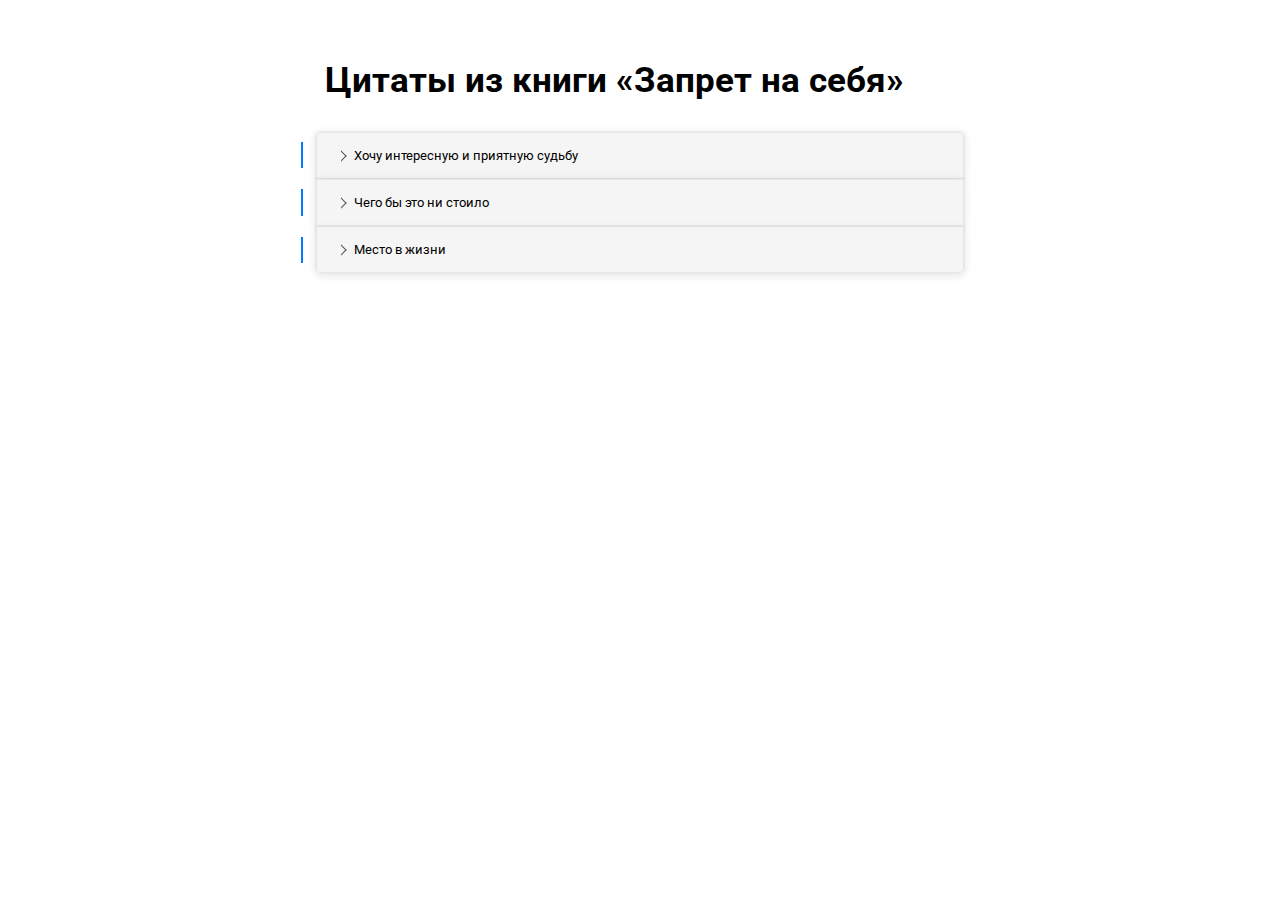
<file: Homework14/index.html>
<!DOCTYPE html>
<html lang="ru">
<head>
	<meta charset="UTF-8">
	<title>Цитаты из книги «Запрет на себя»</title>
	<link rel="stylesheet" href="styles/style.css">
	<link href="https://fonts.googleapis.com/css2?family=Roboto:wght@300&display=swap" rel="stylesheet">

	<meta name="viewport" content="width=device-width, initial-scale=1.0, maximum-scale=1.0, user-scalable=0">
</head>
<body>
	<div class="container">
		<h1>Цитаты из книги «Запрет на себя»</h1>

		<div class="tab">
			<input type="checkbox" class="tab-check" id="tab_1">
			<label for="tab_1" class="tab-lbl">Хочу интересную и приятную судьбу</label>

			<div class="content">
				<h3>Не все люди</h3>

				<p>Вовсе не все люди в состоянии построить сами свою судьбу так, как им хочется. Это было бы слишком просто, если бы все нажимали кнопку: «<a href="#">Хочу интересную и приятную судьбу</a>» и получали бы ее, сахарным сиропом политую.</p>

				<p>Не у всех одинаковые стартовые данные, ни у всех были хорошие семьи, не все верят в себя, идут напролом. Если одним победа дается, хоть и с трудом, то других она просто обходит стороной. Просто у всех разная судьба. Но в любом случае каждый должен до последнего быть на плаву. Ради себя, прежде всего!</p>

				<p>Все зависит от отношения к ситуации: кто-то скажет, что ему вообще не везет, все рушится и поставит на себе крест, а другой поймет, что, значит, не туда идет, что есть другие дороги и надо наслаждаться тем, что есть, пробовать, не бояться, да, поныть иногда, но утром проснуться и шагать дальше.</p>
			</div>
		</div>

		<div class="tab">
			<input type="checkbox" class="tab-check" id="tab_2">
			<label for="tab_2" class="tab-lbl">Чего бы это ни стоило</label>

			<div class="content">
				<h3>Правил не существует</h3>

				<p>Чего бы это ни стоило – никогда не поздно, никогда не рано стать тем, кем ты хочешь стать.<a href="#">Временных рамок нет</a>, можешь начать когда угодно. Можешь измениться или остаться прежним – правил не существует.</p>

				<img src="img/book.png" alt="Запрет на себя" />
			</div>
		</div>

		<div class="tab">
			<input type="checkbox" class="tab-check" id="tab_3">
			<label for="tab_3" class="tab-lbl">Место в жизни</label>

			<div class="content">
				<h3>Место в жизни</h3>

				<p>Любишь жизнь и одновременно понимаешь, что найти свое истинное место в ней – самая сложная задача бытия. «<a href="#">Место в жизни</a>» – это не любовь или карьера. Это нечто большее, внутреннее, очень свое. Это когда смотришь на небо и понимаешь, что под одним из облаков твое место, пусть маленькое, но твое…</p>
			</div>
		</div>
	</div>
</body>
</html>
</file>
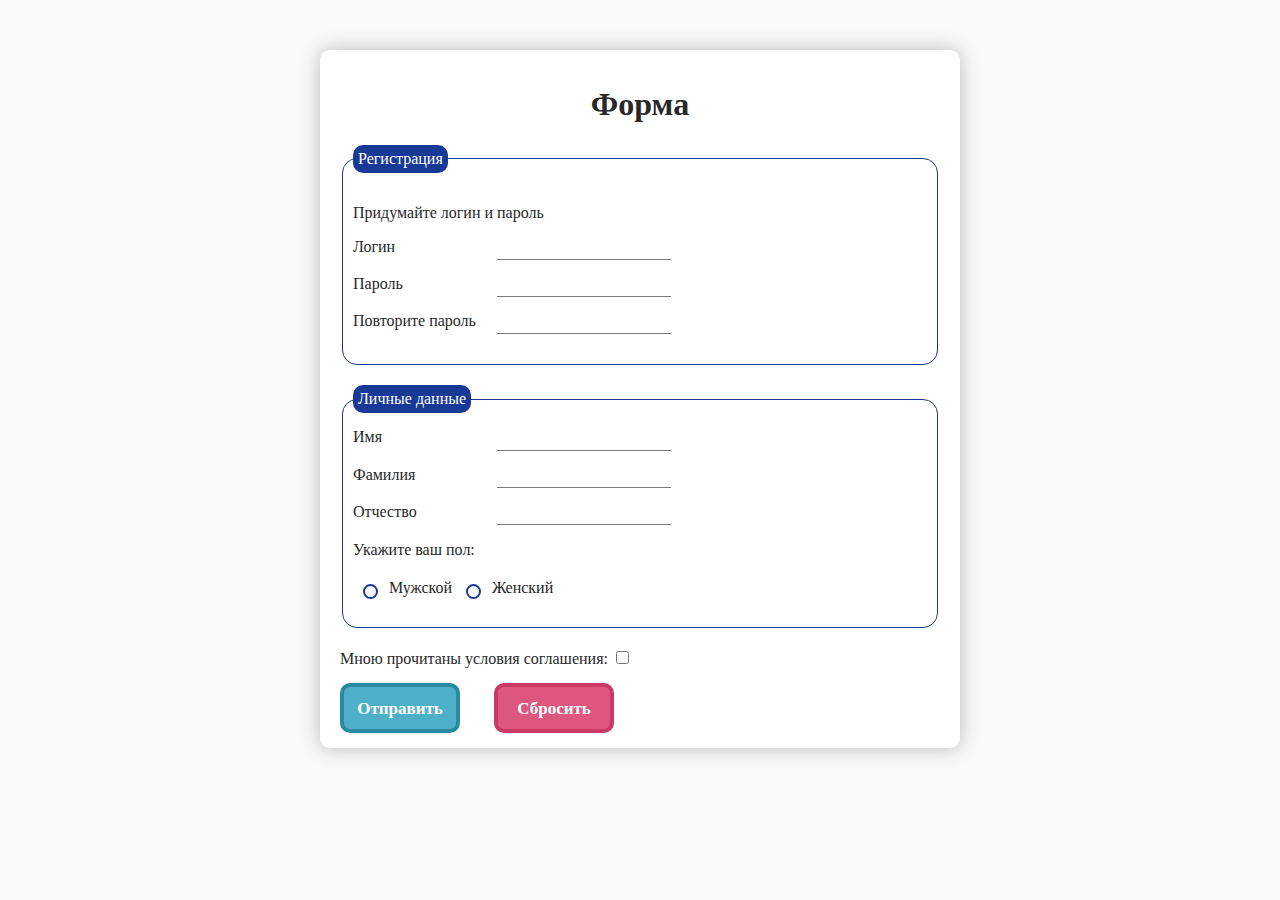
<file: Homework20/index.html>
<!DOCTYPE html>
<html lang="ru">
<head>
    <title>HTML Формы</title>
    <meta name="viewport" content="width=device-width, initial-scale=1" />
    <meta charset="UTF-8" />
    <link href="style.css" rel="stylesheet" type="text/css" />
</head>
<body>
<form action="/posturl/" method="POST" name="form" class="form">
    <h1 class="heading">Форма</h1>
    <fieldset class="fieldset">
        <legend class="legend">Регистрация</legend>
        <p>Придумайте логин и пароль</p>
        <section class="inputContainer">
            <label class="label" for="inputLogin">Логин</label>
            <input class="inputField" id="inputLogin" type="text" name="login" />
        </section>
        <section class="inputContainer">
            <label class="label" for="inputPassword">Пароль</label>
            <input class="inputField" id="inputPassword" type="password" name="password" />
        </section>
        <section class="inputContainer">
            <label class="label" for="confirmPassword">Повторите пароль</label>
            <input class="inputField" id="confirmPassword" type="password" name="confirmPassword" />
        </section>
    </fieldset>

    <fieldset class="fieldset">
        <legend class="legend">Личные данные</legend>
        <section class="inputContainer">
            <label class="label" for="firstName">Имя</label>
            <input class="inputField" type="text" id="firstName" name="firstName" />
        </section>
        <section class="inputContainer">
            <label class="label" for="lastName">Фамилия</label>
            <input class="inputField" type="text" id="lastName" name="lastName" />
        </section>
        <section class="inputContainer">
            <label class="label" for="secondName">Отчество</label>
            <input class="inputField" type="text" id="secondName" name="secondName" />
        </section>
        <section class="inputContainer">
            <p>Укажите ваш пол:</p>
            <label>
                <input class="radioBtn" type="radio" name="gender" value="male" />
                Мужской
            </label>
            <label>
                <input class="radioBtn" type="radio" name="gender" value="female"/>
                Женский
            </label>
        </section>
    </fieldset>

    <section class="inputContainer">
        <label>
            Мною прочитаны условия соглашения:
            <input type="checkbox" name="license" id="licenseCheckbox" />
        </label>
    </section>

    <button class="btn submit" type="submit">
        Отправить
    </button>

    <button class="btn reset" type="reset">
        Сбросить
    </button>
</form>
<script src="validate.js"></script>
<script src="index.js"></script>
</body>
</html>
</file>
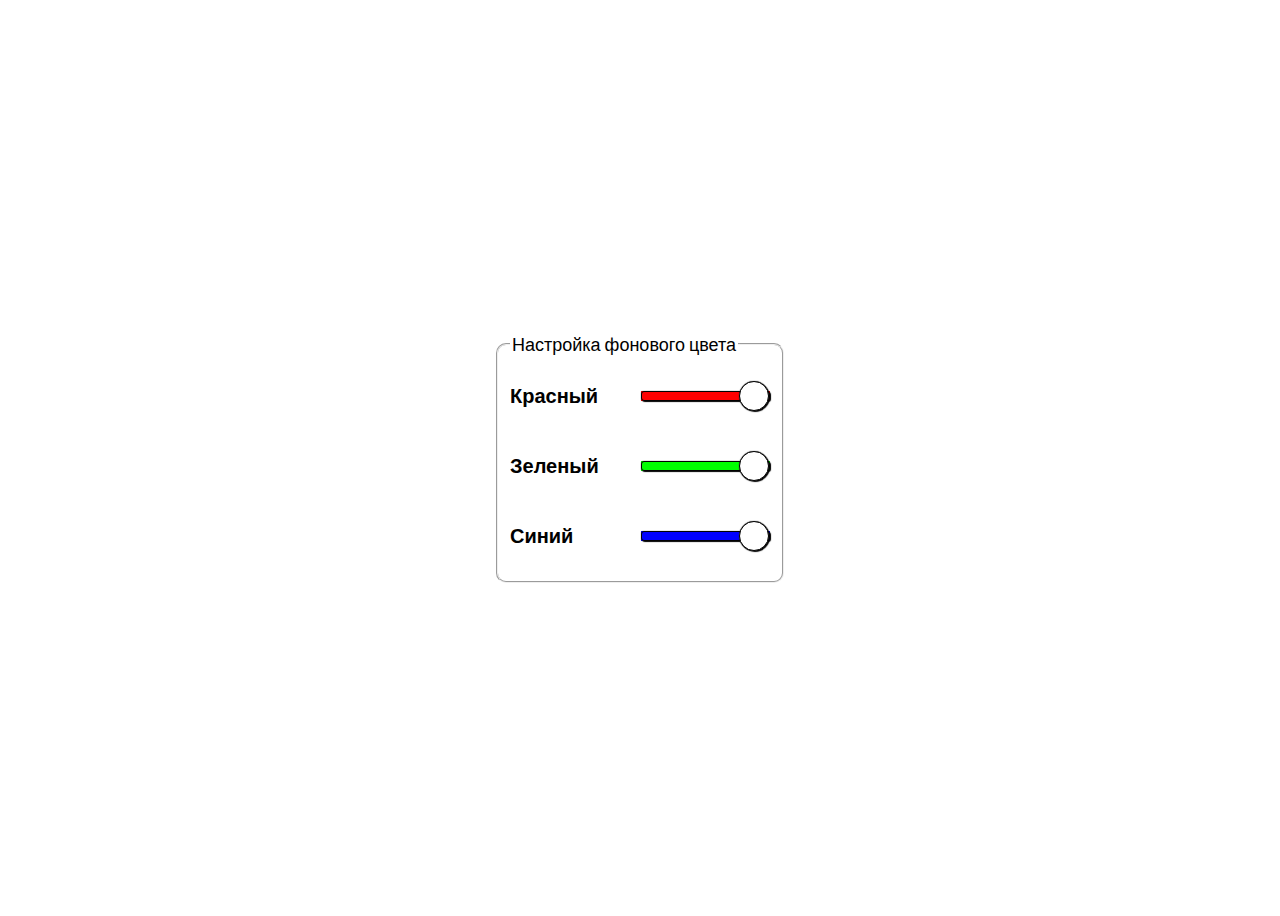
<file: Homework24/index.html>
<!DOCTYPE html>
<html lang="en">
<head>
	<meta charset="UTF-8">
	<title>Demo2</title>

	<link rel="stylesheet" href="style.css">
	<link href="https://fonts.googleapis.com/css?family=Abel&display=swap" rel="stylesheet">
</head>
<body>
	<div class="content">
		<form class="range-form">
			<fieldset>
				<legend>Настройка фонового цвета</legend>
				<div class="range-box">
					<label class="range-label">Красный</label>
					<input type="range" class="range range__red" min="0" max="255" step="1" value="255" oninput="changeColor()">
				</div>
				<div class="range-box">
					<label class="range-label">Зеленый</label>
					<input type="range" class="range range__green" min="0" max="255" step="1" value="255" oninput="changeColor()">
				</div>
				<div class="range-box">
					<label class="range-label">Синий</label>
					<input type="range" class="range range__blue" min="0" max="255" step="1" value="255" oninput="changeColor()">
				</div>
			</fieldset>
		</form>
		<script src="index.js"></script>
	</div>
</body>
</html>
</file>
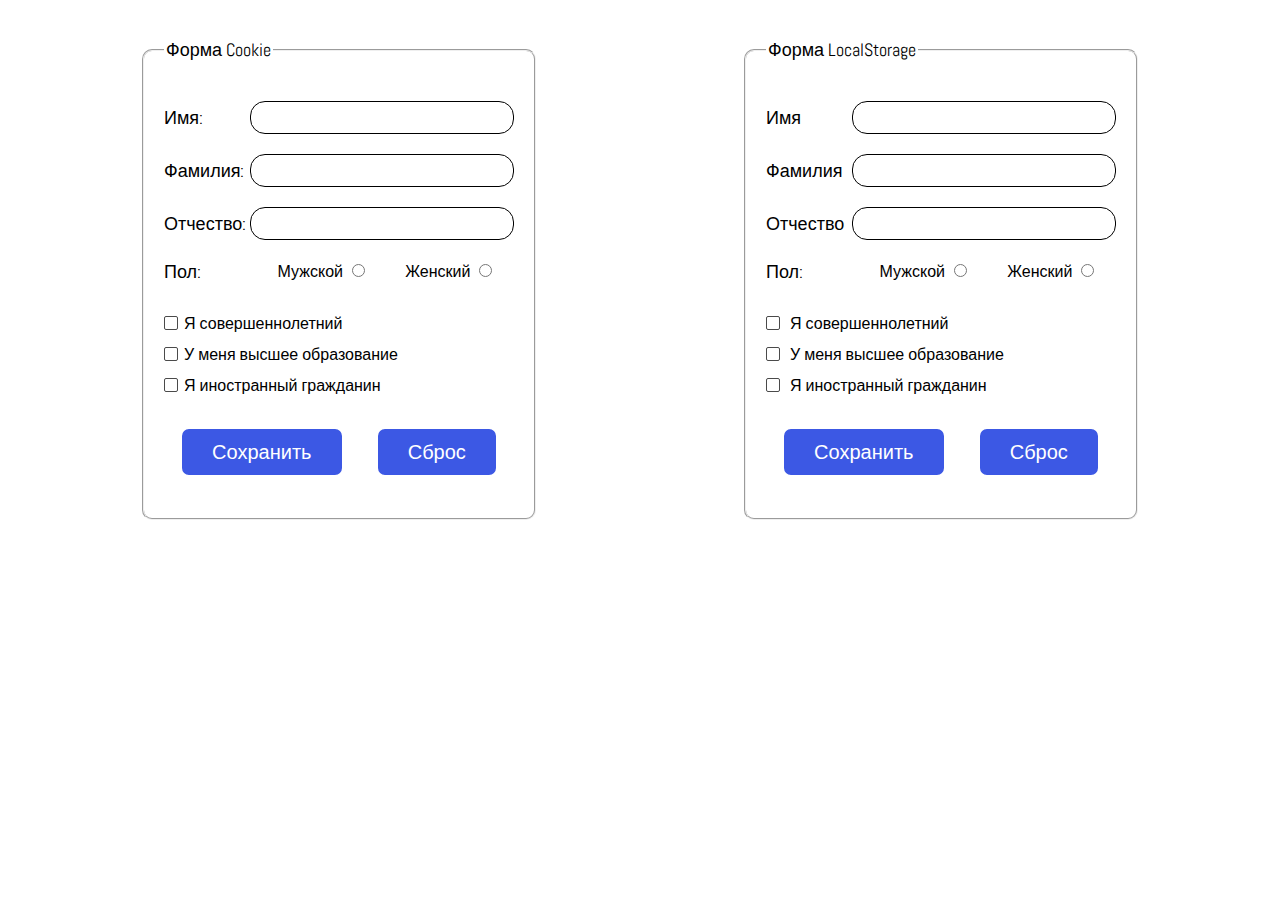
<file: Homework29/index.html>
<!DOCTYPE html>
<html lang="ru">
<head>
    <meta charset="UTF-8">
    <title>Homework29</title>

    <link rel="stylesheet" href="style.css">
    <link href="https://fonts.googleapis.com/css?family=Abel&display=swap" rel="stylesheet">
</head>
<body>
    <div class="content">
        <form action="#" class="form">
            <fieldset class="fieldset">
                <legend class="fieldset__legend text">Форма Cookie</legend>

                <div class="form__box">
                    <label class="form__lbl text">Имя:</label>
                    <input type="text" class="form__txt text" id="formCookie__name">
                </div>

                <div class="form__box">
                    <label class="form__lbl text">Фамилия:</label>
                    <input type="text" class="form__txt text" id="formCookie__surname">
                </div>

                <div class="form__box">
                    <label class="form__lbl text">Отчество:</label>
                    <input type="text" class="form__txt text" id="formCookie__lastName">
                </div>

                <div class="form__box">
                    <label class="form__lbl text">Пол:</label>

                    <div class="form__gender">
                        <div class="form__male">
                            <label for="formCookie__male" class="form__lbl">Мужской</label>
                            <input type="radio" class="form__radio" name="formCookie__gender" id="formCookie__male"
                            value="male">
                        </div>

                        <div class="formCookie__female">
                            <label for="formCookie__female" class="form__lbl">Женский</label>
                            <input type="radio" class="form__radio" name="formCookie__gender" id="formCookie__female"
                            value="female">
                        </div>
                    </div>
                </div>

                <div class="form__box">
                    <div class="form__infoBox">
                        <div class="form__info">
                            <input type="checkbox" class="form__check" id="formCookie__age">
                            <label for="formCookie__age" class="form__lbl form__checkLbl">Я совершеннолетний</label>
                        </div>

                        <div class="form__info">
                            <input type="checkbox" class="form__check" id="formCookie__education">
                            <label for="formCookie__education" class="form__lbl form__checkLbl">У меня высшее образование</label>
                        </div>

                        <div class="form__info">
                            <input type="checkbox" class="form__check" id="formCookie__country">
                            <label for="formCookie__country" class="form__lbl form__checkLbl">Я иностранный гражданин</label>
                        </div>
                    </div>
                </div>
                <div class="form__box button__box">
                    <button class="form__Btn" onclick="saveC()">Сохранить</button>
                    <buuton class="form__Btn" onclick="resetC()" >Сброс</buuton>
                </div>
            </fieldset>
        </form>

        <form action="#" class="form">
            <fieldset class="fieldset">
                <legend class="fieldset__legend text">Форма LocalStorage</legend>

                <div class="form__box">
                    <label class="form__lbl text">Имя</label>
                    <input type="text" class="form__txt text" id="formLocalStorage__name">
                </div>

                <div class="form__box">
                    <label class="form__lbl text">Фамилия</label>
                    <input type="text" class="form__txt text" id="formLocalStorage__surname">
                </div>

                <div class="form__box">
                    <label class="form__lbl text">Отчество</label>
                    <input type="text" class="form__txt text" id="formLocalStorage__lastName">
                </div>

                <div class="form__box">
                    <label class="form__lbl text">Пол:</label>

                    <div class="form__gender" id="genderLS">
                        <div class="form__male">
                            <label for="formLocalStorage__male" class="form__lbl">Мужской</label>
                            <input type="radio" class="form__radio" name="formLocalStorage__gender"
                                   id="formLocalStorage__male" value="male">
                        </div>

                        <div class="form__female">
                            <label for="formLocalStorage__female" class="form__lbl">Женский</label>
                            <input type="radio" class="form__radio" name="formLocalStorage__gender"
                                   id="formLocalStorage__female" value="female">
                        </div>
                    </div>
                </div>

                <div class="form__box">
                    <div class="form__infoBox">
                        <div class="form__info">
                            <input type="checkbox" class="form__check" id="formLocalStorage__age">
                            <label for="formLocalStorage__age" class="form__checkLbl">
                                Я совершеннолетний
                            </label>
                        </div>

                        <div class="form__info">
                            <input type="checkbox" class="form__check" id="formLocalStorage__education">
                            <label for="formLocalStorage__education" class="form__checkLbl">
                                У меня высшее образование
                            </label>
                        </div>

                        <div class="form__info">
                            <input type="checkbox" class="form__check" id="formLocalStorage__country">
                            <label for="formLocalStorage__country" class="form__checkLbl">
                                Я иностранный гражданин
                            </label>
                        </div>
                    </div>
                </div>
                <div class="form__box button__box">
                    <button class="form__Btn" onclick="saveLS()">Сохранить</button>
                    <buuton class="form__Btn" onclick="resetLS()">Сброс</buuton>
                </div>
            </fieldset>
        </form>
    </div>

    <script src="localStorage.js"></script>
    <script src="cookies.js"></script>
</body>
</html>
</file>
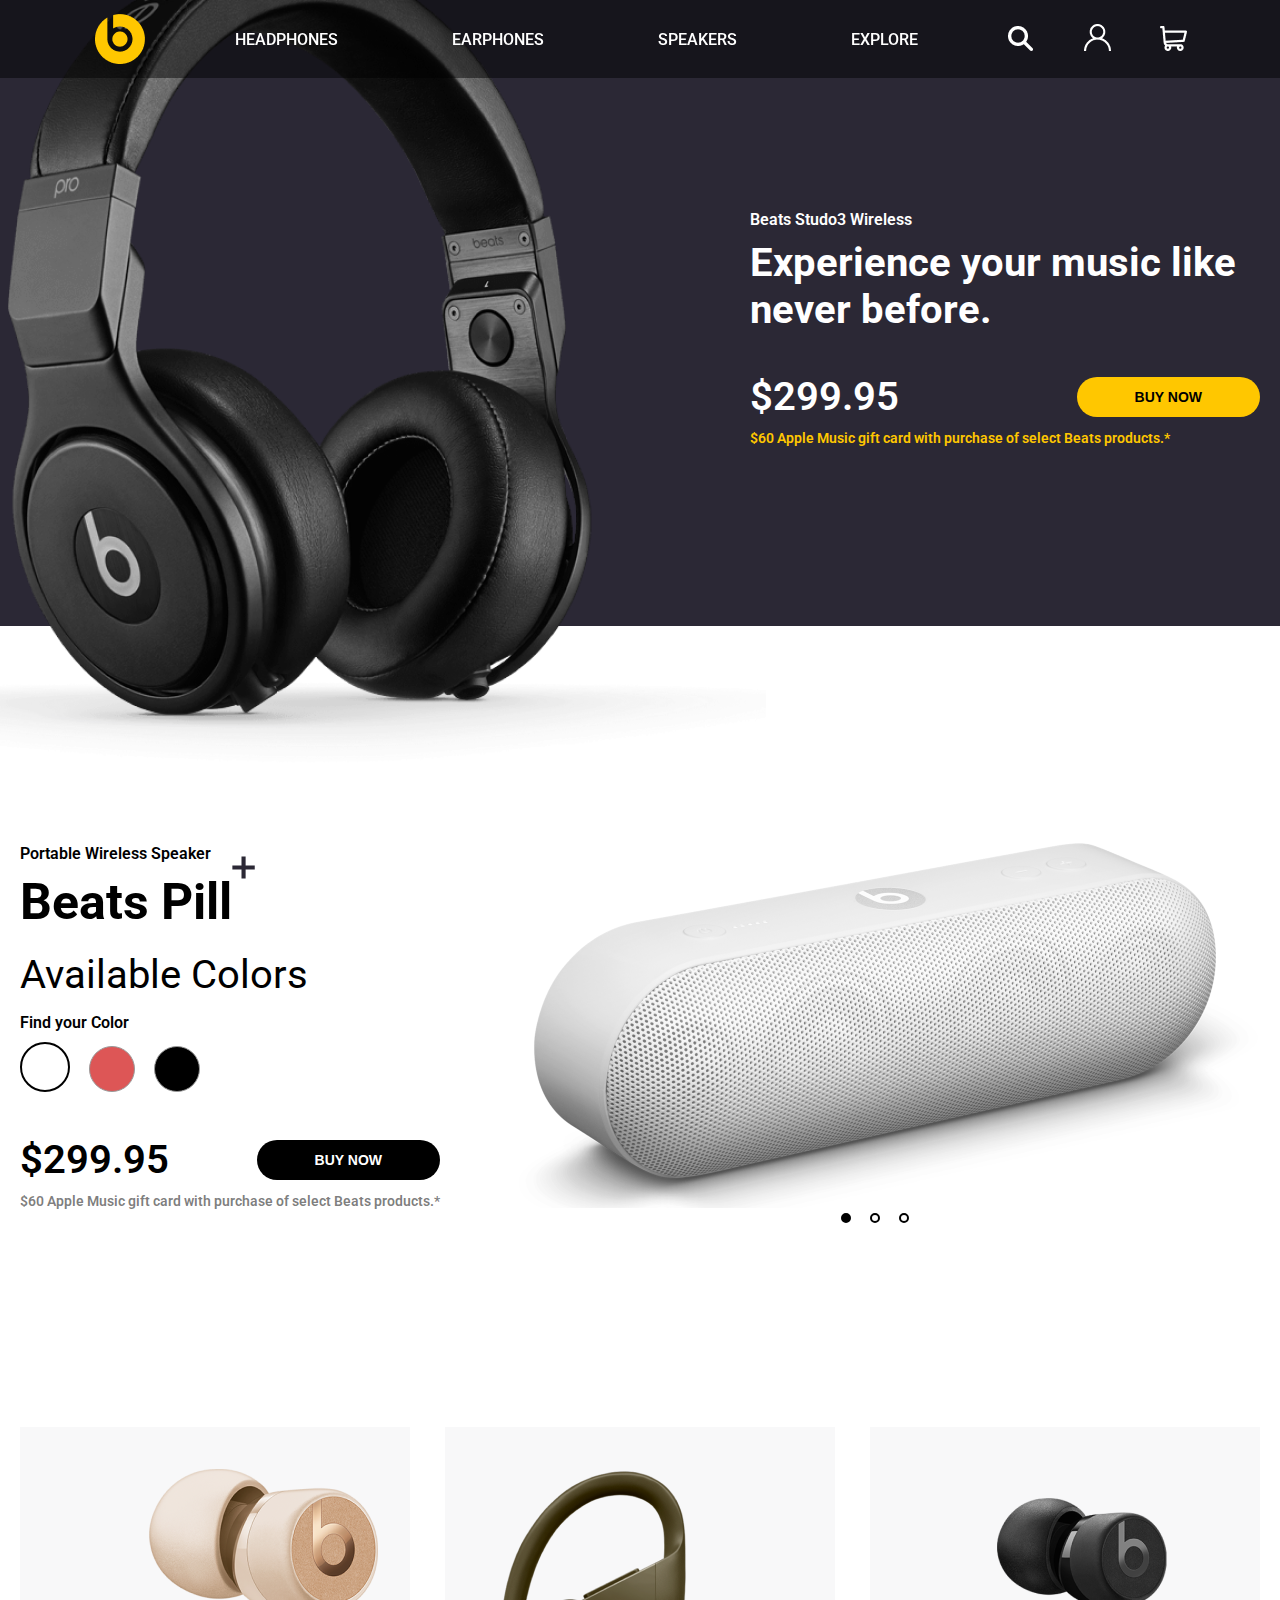
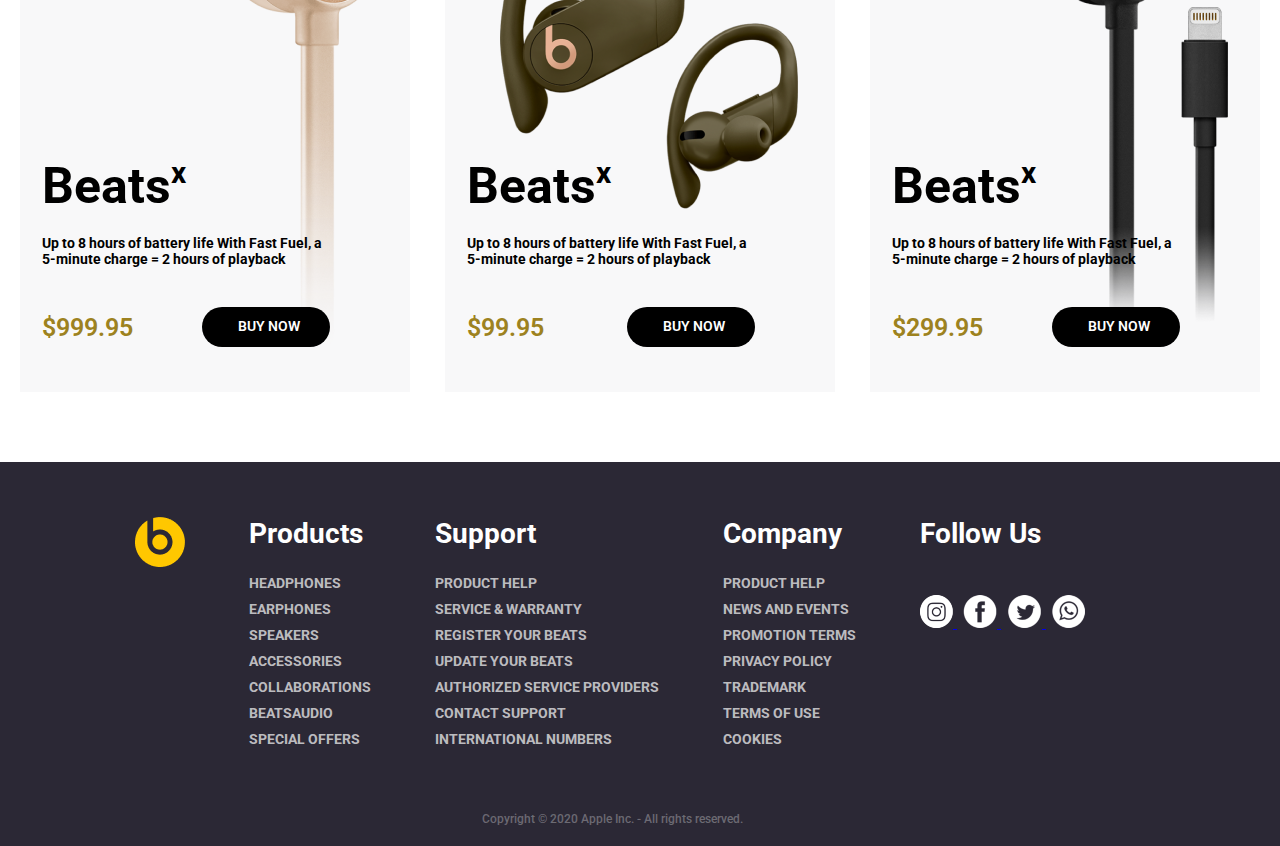
<file: html/index.html>
<!DOCTYPE html>
<html lang="ru">
<head>
	<meta charset="UTF-8">
	<title>Beeline - beats</title>
	<link rel="stylesheet" href="styles/main.css">
	<link rel="stylesheet" href="styles/nav.css">
	<link rel="stylesheet" href="styles/content.css">
	<link href="https://fonts.googleapis.com/css2?family=Roboto:wght@100&display=swap" rel="stylesheet">
</head>
<body>
	<div class="container">
		<nav class="nav">
			<div class="logo">
				<img src="img/logo.png" alt="logo" class="logo__img">
			</div>

			<div class="menu">
				<a href="#" class="menu-link link">HEADPHONES</a>
				<a href="#" class="menu-link link">EARPHONES</a>
				<a href="#" class="menu-link link">SPEAKERS</a>
				<a href="#" class="menu-link link">EXPLORE</a>
			</div>

			<div class="nav-buttons">
				<a href="#" class="nav-ico link">
					<img src="img/search.png" alt="search" class="nav-ico__img">
				</a>
				<a href="#" class="nav-ico link">
					<img src="img/user.png" alt="user" class="nav-ico__img">
				</a>
				<a href="#" class="nav-ico link">
					<img src="img/cart.png" alt="cart" class="nav-ico__img">
				</a>
			</div>
		</nav>

		<div class="headphones">
			<div class="wrapper">
				<div class="headphones-img">
					<img src="img/Bitmap.png" alt="headphones - Beats" class="bitmap">
				</div>

				<div class="info">
					<div class="sub-title">Beats Studo3 Wireless</div>
					<div class="title">Experience your music like never before.</div>

					<div class="price-box">
						<div class="price">$299.95</div>
						<button class="by-button">Buy now</button>
					</div>

					<div class="extra-text">$60 Apple Music gift card with purchase of select Beats products.*</div>
				</div>
			</div>
		</div>

		<div class="speakers">
			<div class="wrapper wrapper-speaker">
				<div class="info-speakers">
					<div class="sub-title sub-title-speaker">Portable Wireless Speaker</div>
					<div class="name speaker-name">Beats Pill<img src="img/plus.png" alt="plus" class="plus"></div>
					<div class="title title-speaker">Available Colors</div>

					<div class="color">
						<div class="sub-title sub-title-speaker sub-title-color">Find your Color</div>
						<div class="colors">
							<input type="radio" name="color" class="color-button white-button" checked>
							<input type="radio" name="color" class="color-button red-button">
							<input type="radio" name="color" class="color-button black-button">
						</div>
					</div>

					<div class="price-box">
						<div class="price price-speaker">$299.95</div>
						<button class="by-button by-button-speaker">Buy now</button>
					</div>

					<div class="extra-text extra-text-speaker">$60 Apple Music gift card with purchase of select Beats products.*</div>
				</div>

				<div class="speakers-img">
					<img src="img/Bitmap (1).png" alt="speakers - Beats" class="bit-speaker">
					<div class="speaker-img-pages">
						<input type="radio" name="page" class="pages-button page_one" checked>
						<input type="radio" name="page" class="pages-button page_two">
						<input type="radio" name="page" class="pages-button page_three">
					</div>
				</div>
			</div>
		</div>

		<div class="earphones">
			<div class="wrapper wrapper-earphones">

				<div class="earphones-box">
					<div class="earphones-img__one">
						<div class="info-earphones">
							<div class="name earphones-name">Beats<span class="earphones-name__x">x</span></div>
							<div class="title title-earphones">Up to 8 hours of battery life With Fast Fuel, a 5-minute charge = 2 hours of playback</div>
							<div class="price-box">
								<div class="price price-earphones">$999.95</div>
								<div class="by-button by-button-earphones">Buy now</div>
							</div>
						</div>
					</div>
				</div>

				<div class="earphones-box">
					<div class="earphones-img__two">
						<div class="info-earphones">
							<div class="name earphones-name">Beats<span class="earphones-name__x">x</span></div>
							<div class="title title-earphones">Up to 8 hours of battery life With Fast Fuel, a 5-minute charge = 2 hours of playback</div>
							<div class="price-box">
								<div class="price price-earphones">$99.95</div>
								<div class="by-button by-button-earphones">Buy now</div>
							</div>
						</div>
					</div>
				</div>

				<div class="earphones-box">
					<div class="earphones-img__three">
						<div class="info-earphones">
							<div class="name earphones-name">Beats<span class="earphones-name__x">x</span></div>
							<div class="title title-earphones">Up to 8 hours of battery life With Fast Fuel, a 5-minute charge = 2 hours of playback</div>
							<div class="price-box">
								<div class="price price-earphones">$299.95</div>
								<div class="by-button by-button-earphones">Buy now</div>
							</div>
						</div>
					</div>
				</div>
			</div>
		</div>

		<footer class="footer">
			<div class="footer-box">
				<div class="footer-content">
					<div class="footer-logo">
						<img src="img/logo.png" alt="" class="footer-logo__img">
					</div>
					<div class="footer-links">
						<p class="footer-links__par">Products</p>
						<a href="#" class="footer-links__link">HEADPHONES</a>
						<a href="#" class="footer-links__link">EARPHONES</a>
						<a href="#" class="footer-links__link">SPEAKERS</a>
						<a href="#" class="footer-links__link">ACCESSORIES</a>
						<a href="#" class="footer-links__link">COLLABORATIONS</a>
						<a href="#" class="footer-links__link">BEATSAUDIO</a>
						<a href="#" class="footer-links__link">SPECIAL OFFERS</a>
					</div>

					<div class="footer-links">
						<p class="footer-links__par">Support</p>
						<a href="#" class="footer-links__link">PRODUCT HELP</a>
						<a href="#" class="footer-links__link">SERVICE & WARRANTY</a>
						<a href="#" class="footer-links__link">REGISTER YOUR BEATS</a>
						<a href="#" class="footer-links__link">UPDATE YOUR BEATS</a>
						<a href="#" class="footer-links__link">AUTHORIZED SERVICE PROVIDERS</a>
						<a href="#" class="footer-links__link">CONTACT SUPPORT</a>
						<a href="#" class="footer-links__link">INTERNATIONAL NUMBERS</a>
					</div>

					<div class="footer-links">
						<p class="footer-links__par">Company</p>
						<a href="#" class="footer-links__link">PRODUCT HELP</a>
						<a href="#" class="footer-links__link">NEWS AND EVENTS</a>
						<a href="#" class="footer-links__link">PROMOTION TERMS</a>
						<a href="#" class="footer-links__link">PRIVACY POLICY</a>
						<a href="#" class="footer-links__link">TRADEMARK</a>
						<a href="#" class="footer-links__link">TERMS OF USE</a>
						<a href="#" class="footer-links__link">COOKIES</a>
					</div>

					<div class="footer-links">
						<p class="footer-links__par">Follow Us</p>
						<div class="footer-community">
							<a href="https://www.instagram.com/" class="community">
								<img src="img/inst.png" alt="instagram" class="community__img instagram">
							</a>
							<a href="https://www.facebook.com/" class="community">
								<img src="img/facebook.png" alt="facebook" class="community__img facebook">
							</a>
							<a href="https://twitter.com/explore" class="community">
								<img src="img/twitter.png" alt="twitter" class="community__img twitter">
							</a>
							<a href="https://www.whatsapp.com/" class="community">
								<img src="img/watsapp.png" alt="watsapp" class="community__img watsapp">
							</a>
						</div>
					</div>
				</div>
				<div class="footer-copyright">
					Copyright © 2020 Apple Inc. - All rights reserved.
				</div>
			</div>
		</footer>
	</div>
</body>
</html>
</file>
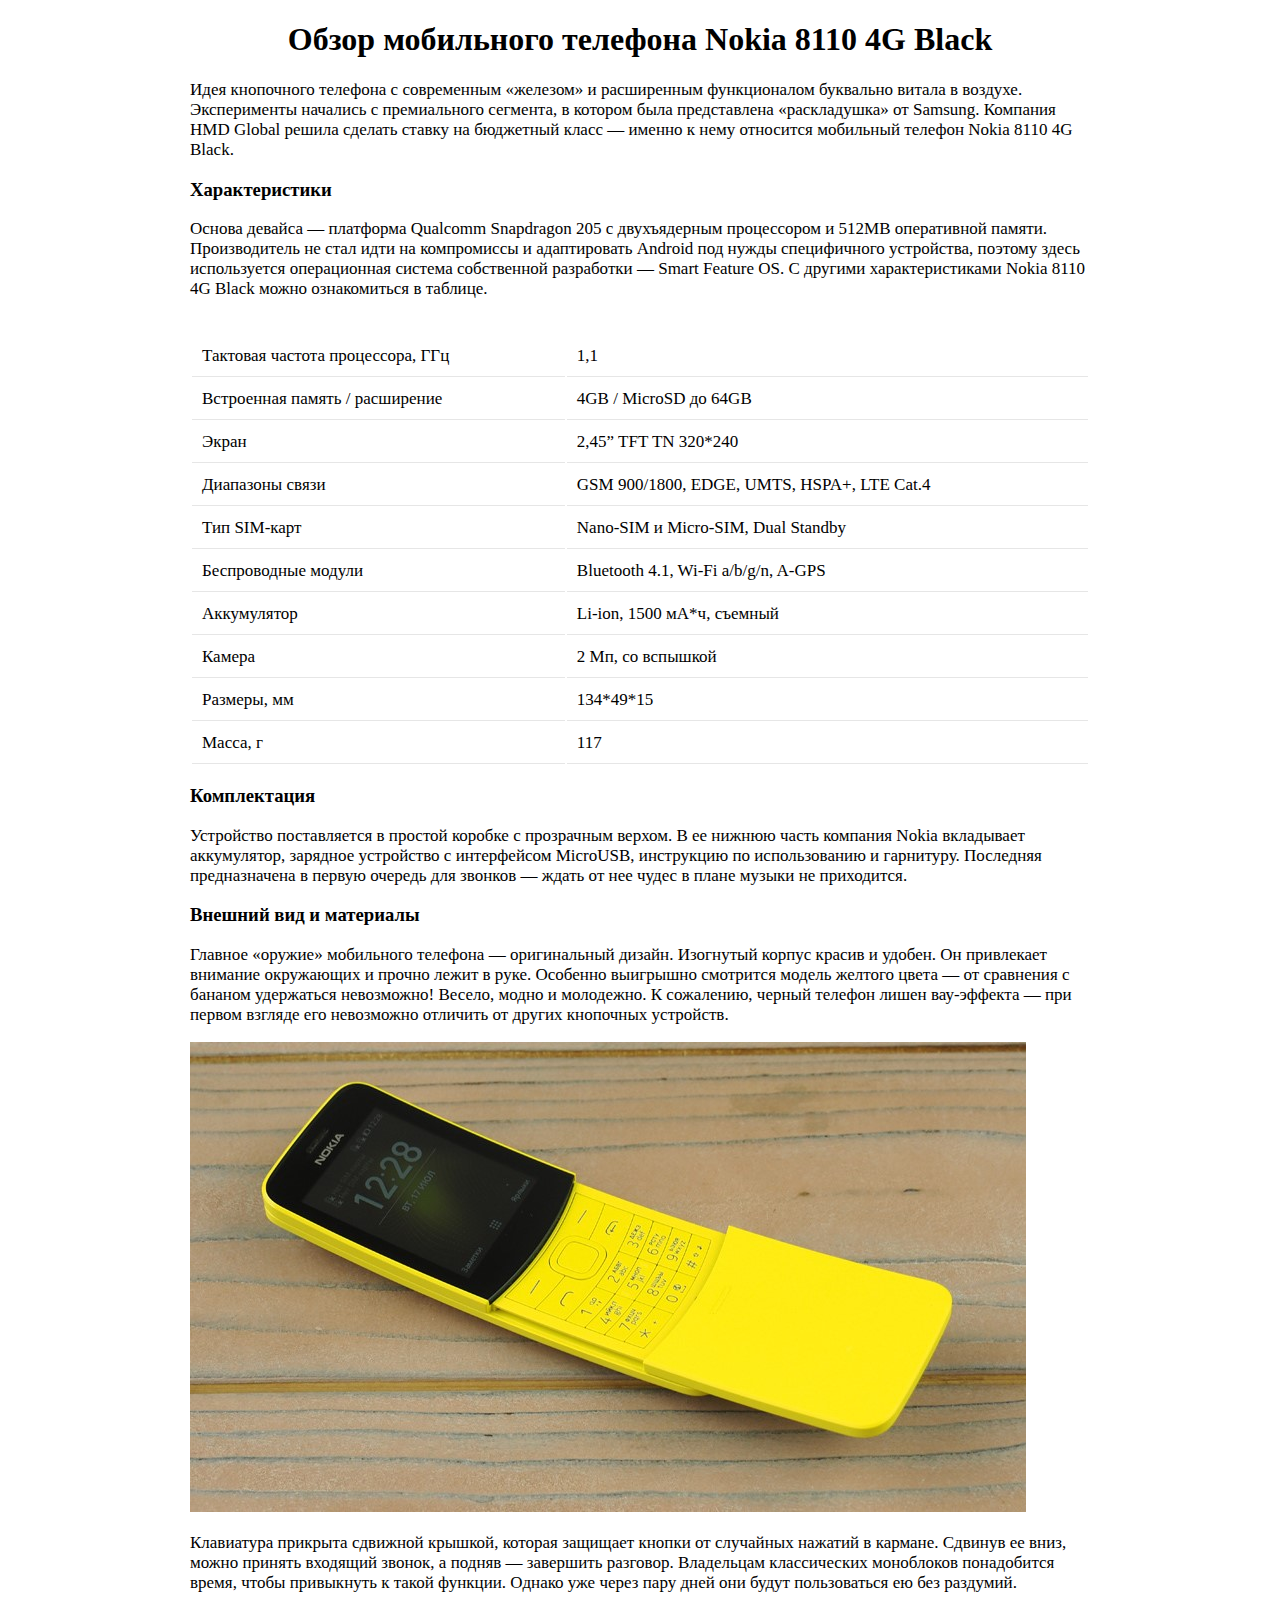
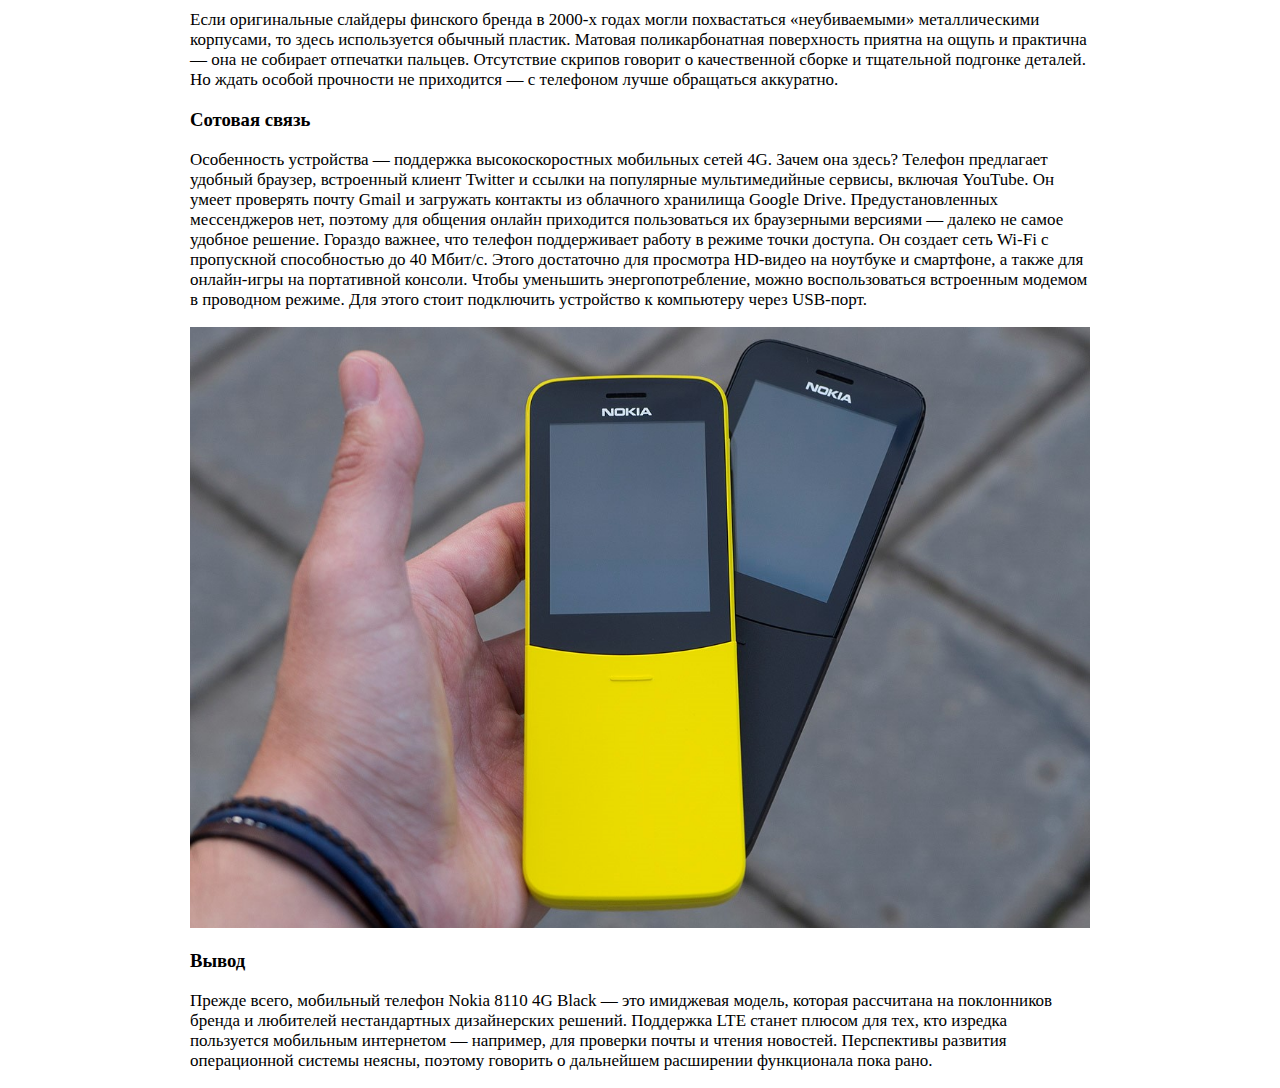
<file: HTML/index.html>
<!DOCTYPE html>
<html lang="ru">
<head>
	<meta charset="UTF-8">
	<title>Nokia 8110 4G Black</title>
	<link rel="stylesheet" href="style.css">
	<meta name="viewport" content="width=device-width">
</head>
<body>
	<div class="container" boreder=2>
		<h1>Обзор мобильного телефона Nokia 8110 4G Black</h1>
		<p class="text">
			Идея кнопочного телефона с современным «железом» и расширенным функционалом буквально витала в воздухе. Эксперименты начались с премиального сегмента, в котором была представлена «раскладушка» от Samsung. Компания HMD Global решила сделать ставку на бюджетный класс — именно к нему относится мобильный телефон Nokia 8110 4G Black.
		</p>

		<h3>Характеристики</h3>
		<p class="text">
			Основа девайса — платформа Qualcomm Snapdragon 205 с двухъядерным процессором и 512MB оперативной памяти. Производитель не стал идти на компромиссы и адаптировать Android под нужды специфичного устройства, поэтому здесь используется операционная система собственной разработки — Smart Feature OS. С другими характеристиками Nokia 8110 4G Black можно ознакомиться в таблице.
		</p>
		<br>
		
		<table class="text">
			<tr>
				<td>Тактовая частота процессора, ГГц</td>
				<td>1,1</td>
			</tr>
			<tr>
				<td>Встроенная память / расширение</td>
				<td>4GB / MicroSD до 64GB</td>
			</tr>
			<tr>
				<td>Экран</td>
				<td>2,45” TFT TN 320*240</td>
			</tr>
			<tr>
				<td>Диапазоны связи</td>
				<td>GSM 900/1800, EDGE, UMTS, HSPA+, LTE Cat.4</td>
			</tr>
			<tr>
				<td>Тип SIM-карт</td>
				<td>Nano-SIM и Micro-SIM, Dual Standby</td>
			</tr>
			<tr>
				<td>Беспроводные модули</td>
				<td>Bluetooth 4.1, Wi-Fi a/b/g/n, A-GPS</td>
			</tr>
			<tr>
				<td>Аккумулятор</td>
				<td>Li-ion, 1500 мА*ч, съемный</td>
			</tr>
			<tr>
				<td>Камера</td>
				<td>2 Мп, со вспышкой</td>
			</tr>
			<tr>
				<td>Размеры, мм</td>
				<td>134*49*15</td>
			</tr>
			<tr>
				<td>Масса, г</td>
				<td>117</td>
			</tr>
		</table>
		
		<h3>Комплектация</h3>
		<p class="text">
			Устройство поставляется в простой коробке с прозрачным верхом. В ее нижнюю часть компания Nokia вкладывает аккумулятор, зарядное устройство с интерфейсом MicroUSB, инструкцию по использованию и гарнитуру. Последняя предназначена в первую очередь для звонков — ждать от нее чудес в плане музыки не приходится.
		</p>

		<h3>Внешний вид и материалы</h3>
		<p class="text">
			Главное «оружие» мобильного телефона — оригинальный дизайн. Изогнутый корпус красив и удобен. Он привлекает внимание окружающих и прочно лежит в руке. Особенно выигрышно смотрится модель желтого цвета — от сравнения с бананом удержаться невозможно! Весело, модно и молодежно. К сожалению, черный телефон лишен вау-эффекта — при первом взгляде его невозможно отличить от других кнопочных устройств.
		</p>
		
		<img src="IMG/nokia-1.jpg" alt="Nokia 8110 в разложенном состоянии">

		<p class="text">
			Клавиатура прикрыта сдвижной крышкой, которая защищает кнопки от случайных нажатий в кармане. Сдвинув ее вниз, можно принять входящий звонок, а подняв — завершить разговор. Владельцам классических моноблоков понадобится время, чтобы привыкнуть к такой функции. Однако уже через пару дней они будут пользоваться ею без раздумий.
		</p>
		<p class="text">
			Если оригинальные слайдеры финского бренда в 2000-х годах могли похвастаться «неубиваемыми» металлическими корпусами, то здесь используется обычный пластик. Матовая поликарбонатная поверхность приятна на ощупь и практична — она не собирает отпечатки пальцев. Отсутствие скрипов говорит о качественной сборке и тщательной подгонке деталей. Но ждать особой прочности не приходится — с телефоном лучше обращаться аккуратно.
		</p>

		<h3>Сотовая связь</h3>
		<p class="text">
			Особенность устройства — поддержка высокоскоростных мобильных сетей 4G. Зачем она здесь? Телефон предлагает удобный браузер, встроенный клиент Twitter и ссылки на популярные мультимедийные сервисы, включая YouTube. Он умеет проверять почту Gmail и загружать контакты из облачного хранилища Google Drive. Предустановленных мессенджеров нет, поэтому для общения онлайн приходится пользоваться их браузерными версиями — далеко не самое удобное решение. Гораздо важнее, что телефон поддерживает работу в режиме точки доступа. Он создает сеть Wi-Fi с пропускной способностью до 40 Мбит/с. Этого достаточно для просмотра HD-видео на ноутбуке и смартфоне, а также для онлайн-игры на портативной консоли. Чтобы уменьшить энергопотребление, можно воспользоваться встроенным модемом в проводном режиме. Для этого стоит подключить устройство к компьютеру через USB-порт.
		</p>

		<img src="IMG/nokia-2.jpg" alt="Nokia 8110 в cложенном состоянии">

		<h3>Вывод</h3>
		<p class="text">
			Прежде всего, мобильный телефон Nokia 8110 4G Black — это имиджевая модель, которая рассчитана на поклонников бренда и любителей нестандартных дизайнерских решений. Поддержка LTE станет плюсом для тех, кто изредка пользуется мобильным интернетом — например, для проверки почты и чтения новостей. Перспективы развития операционной системы неясны, поэтому говорить о дальнейшем расширении функционала пока рано.
		</p>
	</div>
</body>
</html>
</file>
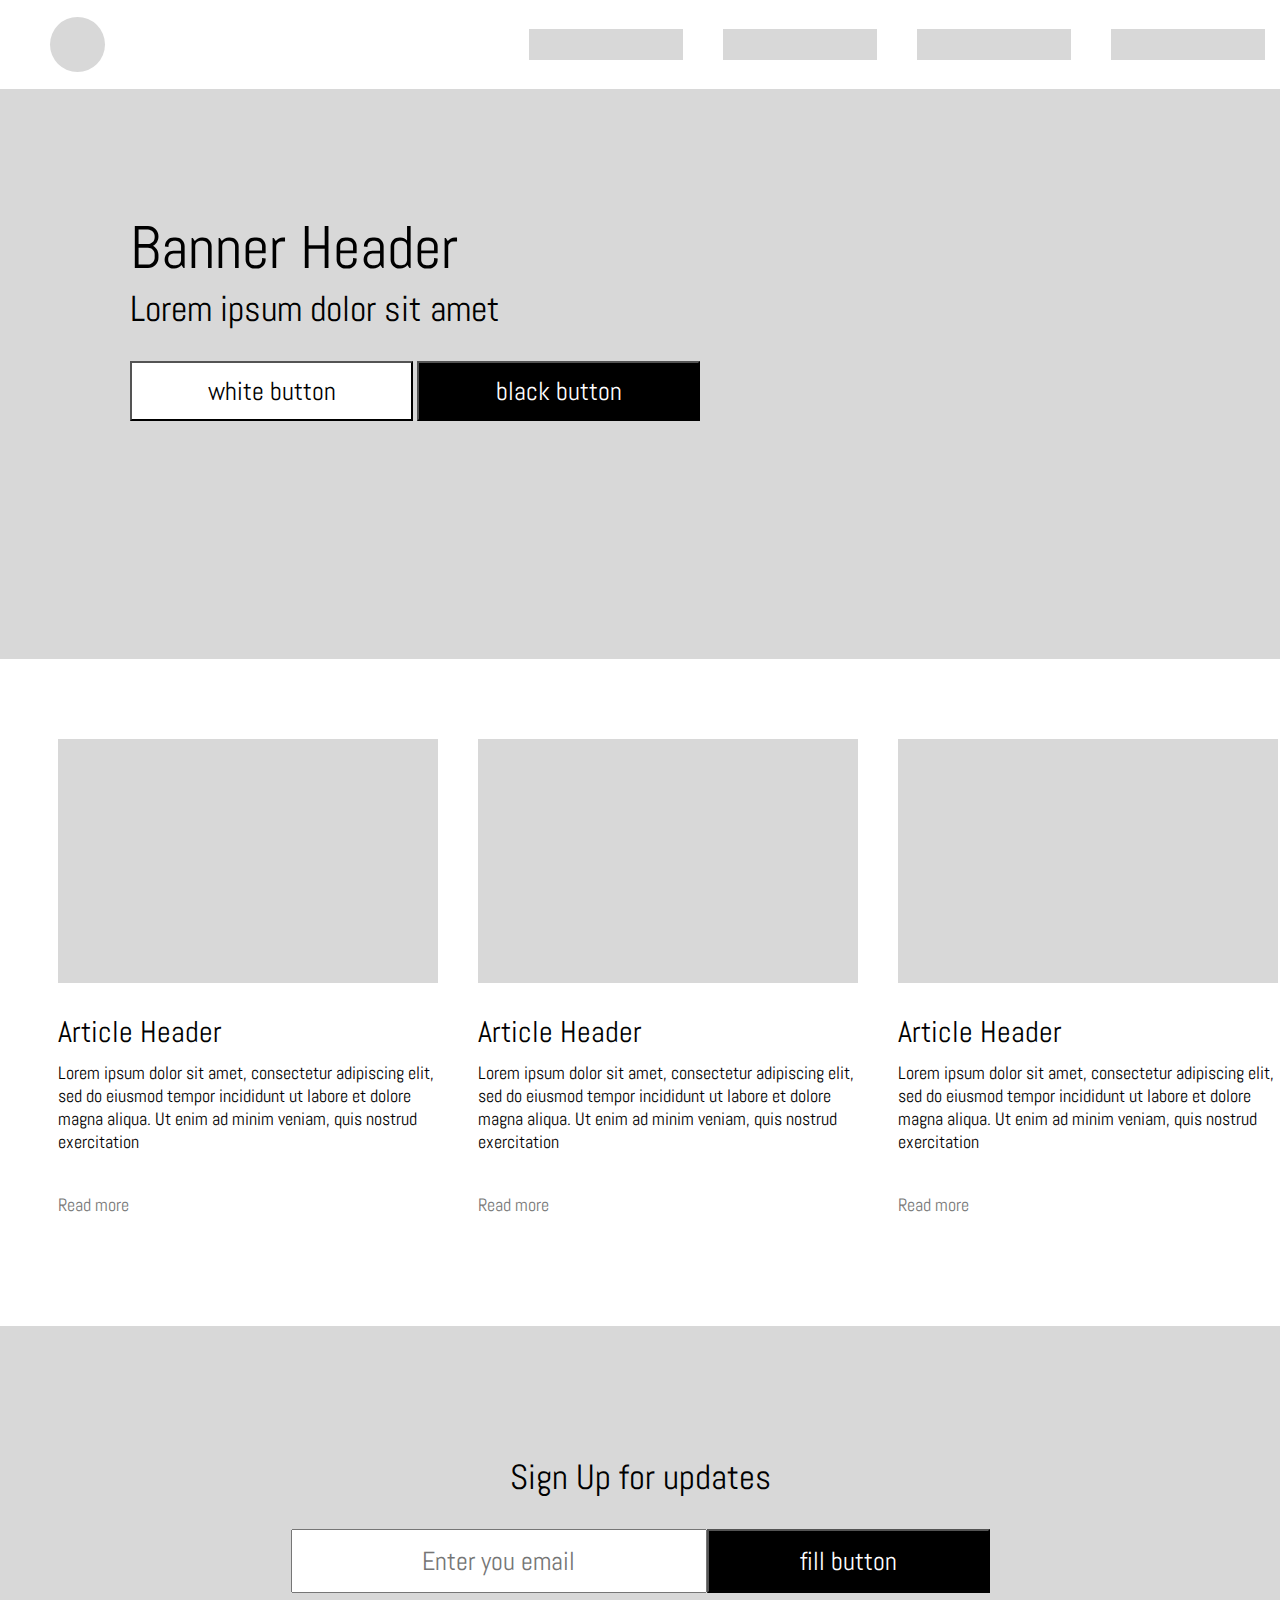
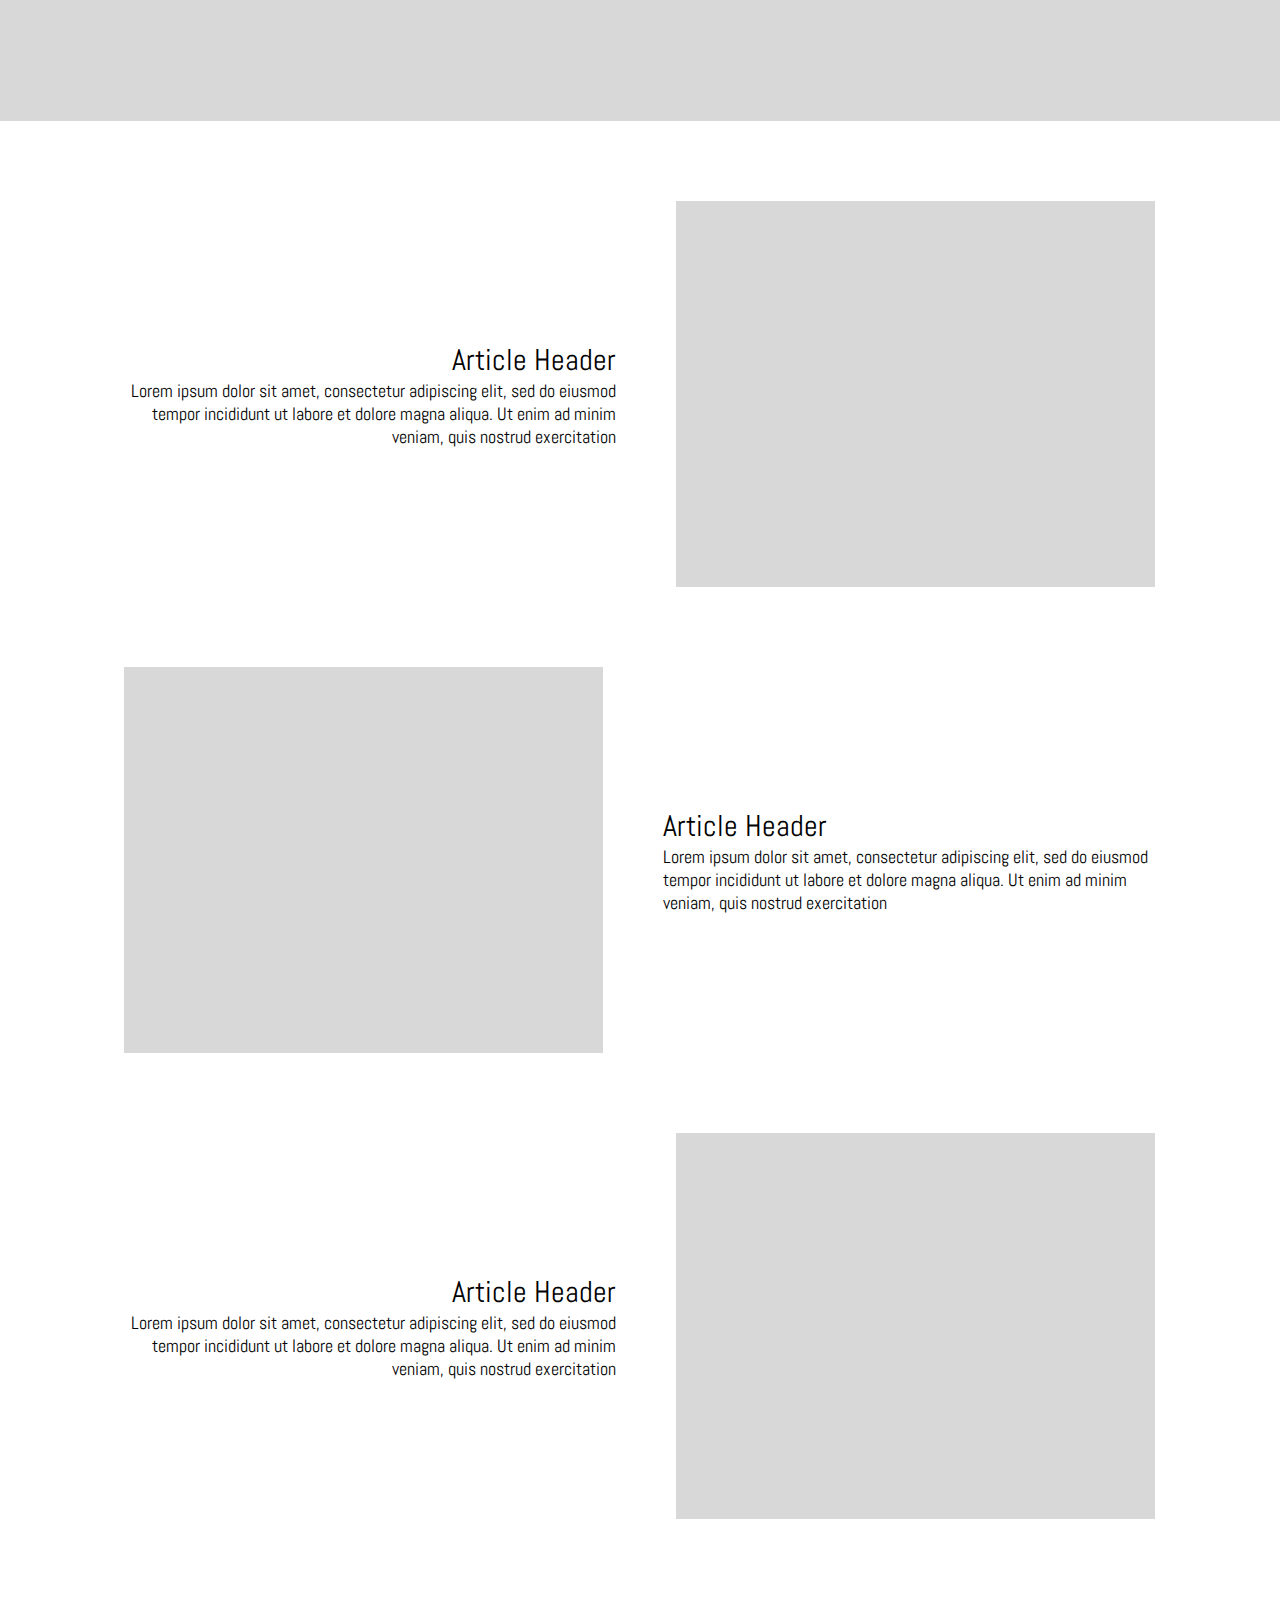
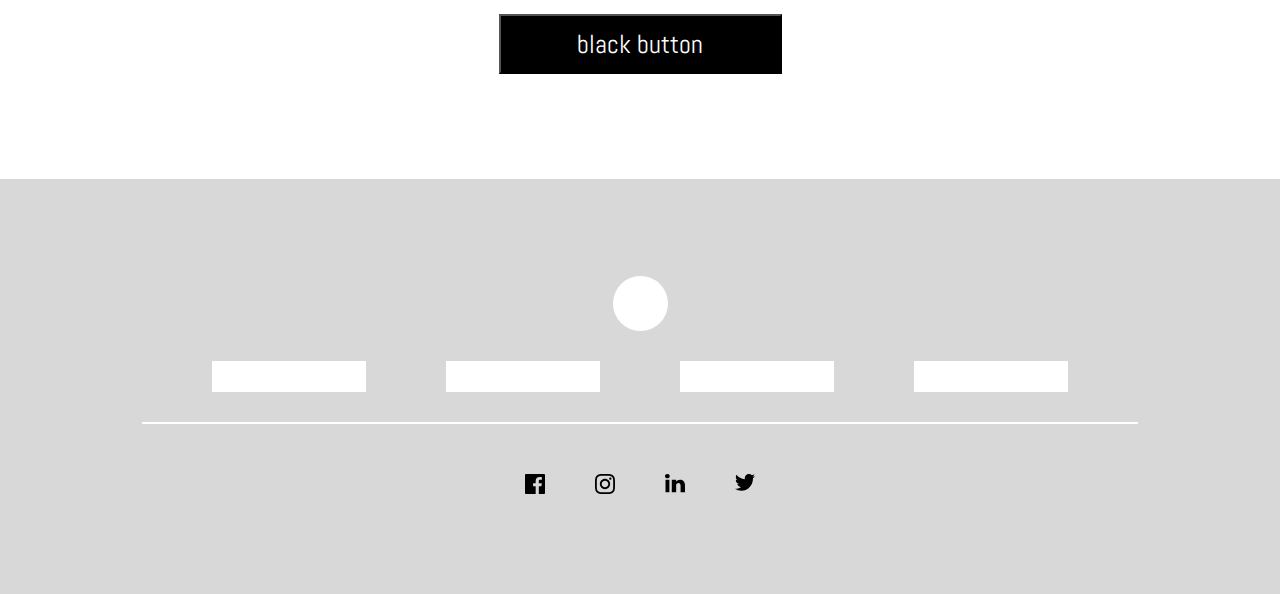
<file: Test_HTML/index.html>
<!DOCTYPE html>
<html lang="en">
<head>
	<meta charset="UTF-8">
	<title>Beelnterns</title>
	<link rel="stylesheet" href="style.css">
	<link href="https://fonts.googleapis.com/css?family=Abel&display=swap" rel="stylesheet">
</head>
<body>
	<header>
		<div class="header_logo"></div>
		<div class="page"></div>
		<div class="page"></div>
		<div class="page"></div>
		<div class="page"></div>		
	</header>
	<main>
		<div class="banner">
			<p class ="p_ban_head">Banner Header</p>
			<p class ="p_ban">Lorem ipsum dolor sit amet</p>
			<div class="btn">
				<button class="w_btn">white button</button>
				<button class="b_btn">black button</button>
			</div>
		</div>
		<div class="art">
			<div class="article">
				<div class="restangle"></div>
				<header>Article Header</header>
				<p>Lorem ipsum dolor sit amet, 
				consectetur adipiscing elit, 
				sed do eiusmod tempor incididunt 
				ut labore et dolore magna aliqua. 
				Ut enim ad minim veniam, 
				quis nostrud exercitation</p>
				<a href="">Read more</a>
			</div>
			<div class="article">
				<div class="restangle"></div>
				<header>Article Header</header>
				<p>Lorem ipsum dolor sit amet, 
				consectetur adipiscing elit, 
				sed do eiusmod tempor incididunt 
				ut labore et dolore magna aliqua. 
				Ut enim ad minim veniam, 
				quis nostrud exercitation</p>
				<a href="">Read more</a>
			</div>
			<div class="article">
				<div class="restangle"></div>
				<header>Article Header</header>
				<p>Lorem ipsum dolor sit amet, 
				consectetur adipiscing elit, 
				sed do eiusmod tempor incididunt 
				ut labore et dolore magna aliqua. 
				Ut enim ad minim veniam, 
				quis nostrud exercitation</p>
				<a href="">Read more</a>
			</div>
		</div>
		<div class="sign_up">
			<form action="">
				<div class="sign_div">
				<p>Sign Up for updates</p>
					<div class="otpr">
						<input type="text" placeholder="Enter you email" class="email">
						<input type="button" value="fill button" class="btn_em">
					</div>
				</div>
			</form>
		</div>
		<div class="art2">
			<div class="article2">
				<div class="art_cont_l">
					<p><span>Article Header</span><br>
					Lorem ipsum dolor sit amet, 
					consectetur adipiscing elit, 
					sed do eiusmod tempor incididunt 
					ut labore et dolore magna aliqua. 
					Ut enim ad minim veniam, 
					quis nostrud exercitation</p>
				</div>
				<div class="restangle2_r"></div>
			</div>
			<div class="article2">
				<div class="restangle2"></div>
				<div class="art_cont_r">
					<p><span>Article Header</span><br>
					Lorem ipsum dolor sit amet, 
					consectetur adipiscing elit, 
					sed do eiusmod tempor incididunt 
					ut labore et dolore magna aliqua. 
					Ut enim ad minim veniam, 
					quis nostrud exercitation</p>
				</div>
				
			</div>
			<div class="article2">
				<div class="art_cont_l">
					<p><span>Article Header</span><br>
					Lorem ipsum dolor sit amet, 
					consectetur adipiscing elit, 
					sed do eiusmod tempor incididunt 
					ut labore et dolore magna aliqua. 
					Ut enim ad minim veniam, 
					quis nostrud exercitation</p>
				</div>
				<div class="restangle2_r"></div>
			</div>
			<div class="btn2">
				<button class="b_btn2">black button</button>
			</div>
		</div>
	</main>
	<div class="footer">
		<div class="foot_logo_center">
			<div class="foot_logo"></div>
		</div>
		<div class="foot_pages">
			<div class="foot_page"></div>
			<div class="foot_page"></div>
			<div class="foot_page"></div>
			<div class="foot_page"></div>
		</div>
		<div class="div_line">
			<div class="line"></div>
		</div>
		<div class="soc_net">
			<a href="https://www.facebook.com/">
				<div class="soc">
					<img src="IMG/logo.svg" alt="facebook" class="facebook">
				</div>
			</a>
			<a href="https://www.instagram.com/?hl=ru">
				<div class="soc">
					<img src="IMG/instagram-color.svg" alt="instagram" class="instagram">
				</div>
			</a>
			<a href="https://ru.linkedin.com/">
				<div class="soc">
					<img src="IMG/linkedin-color.svg" alt="linkedin" class="linkedin">
				</div>
			</a>
			<a href="https://twitter.com/">
				<div class="soc">
					<img src="IMG/twitter-color.svg" alt="twitter" class="twitter">
				</div>
			</a>
		</div>		
	</div>

</body>
</html>
</file>
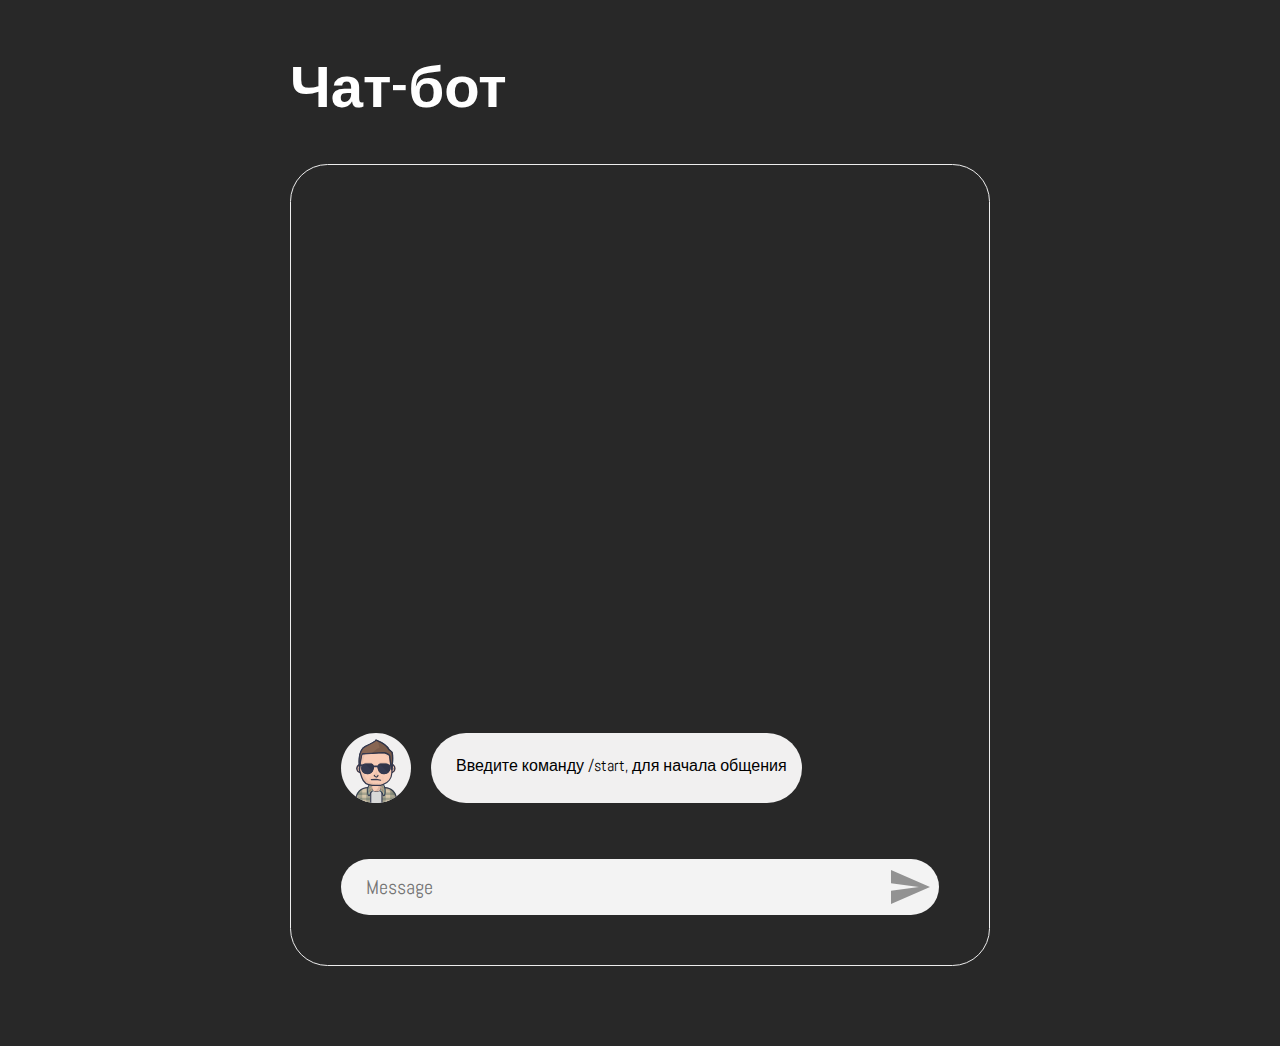
<file: Test_JS/index.html>
<!DOCTYPE html>
<html lang="ru">
<head>
	<meta charset="UTF-8">
	<title>Чат-бот</title>
	<link rel="stylesheet" href="Styles/styles.css">
	<link rel="stylesheet" href="Styles/adaptiv.css">
	<link href="https://fonts.googleapis.com/css?family=Abel&display=swap" rel="stylesheet">
	<meta name="viewport" content="width=device-width, initial-scale=1.0, maximum-scale=1.0, user-scalable=0">
</head>
<body>
	<div class="content" id="content">
		<h1 class="header">Чат-бот</h1>
		<div class="window-chat">
			<ul class="messages" id="messages-list">
				<li class="message">
					<img src="IMG/Avatar-bot.svg" alt="Avatar-bot">
					<div class="text-message text-message__bot">
						Введите команду /start, для начала общения
					</div>
				</li>
			</ul>
			<form class="send-message" id="send-message">
				<input type="text" class="send-message__text send-message__input" id="user-text" placeholder="Message" required>
				<input type="button" class="send-message__button send-message__input" id="send-btn" onclick="msg()" disabled>
			</form>
		</div>
	</div>
	<script src="Js/index.js"></script>
	<script src="https://apps.elfsight.com/p/platform.js" defer></script>
</body>
</html>
</file>
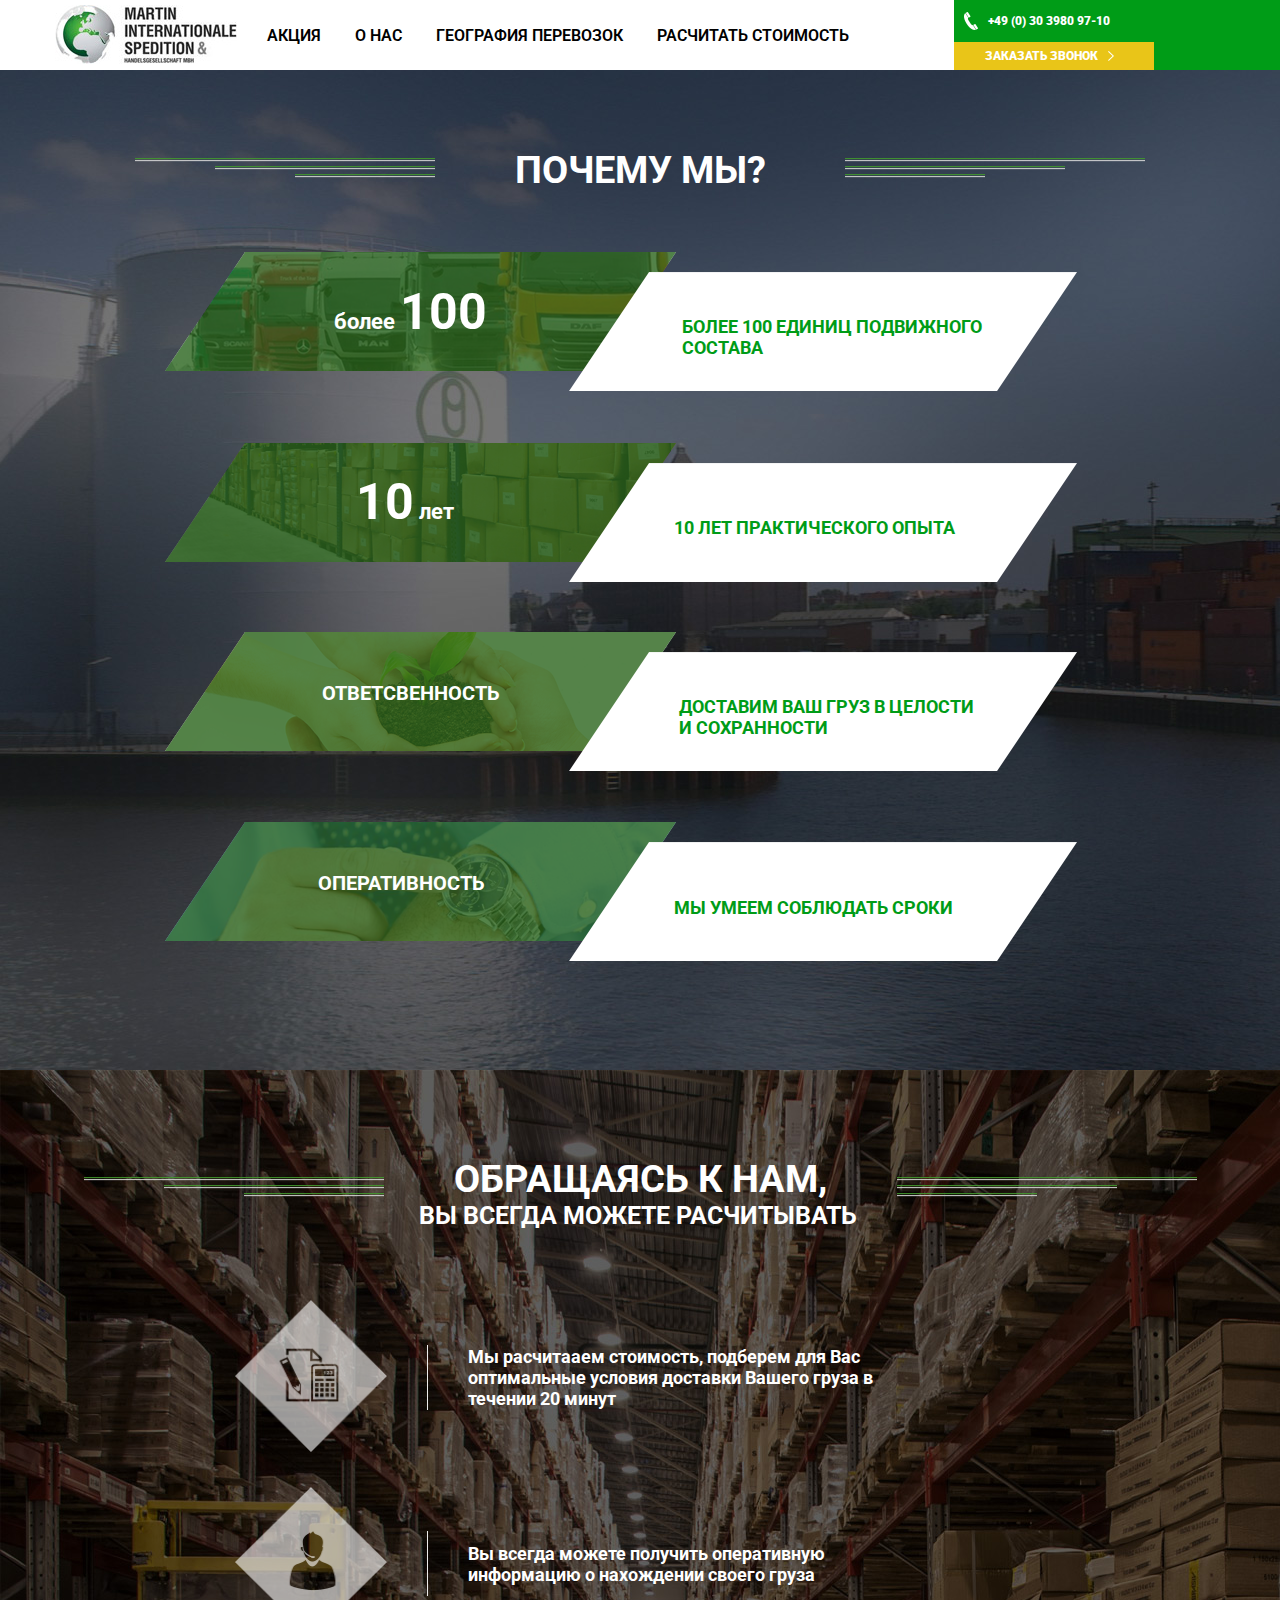
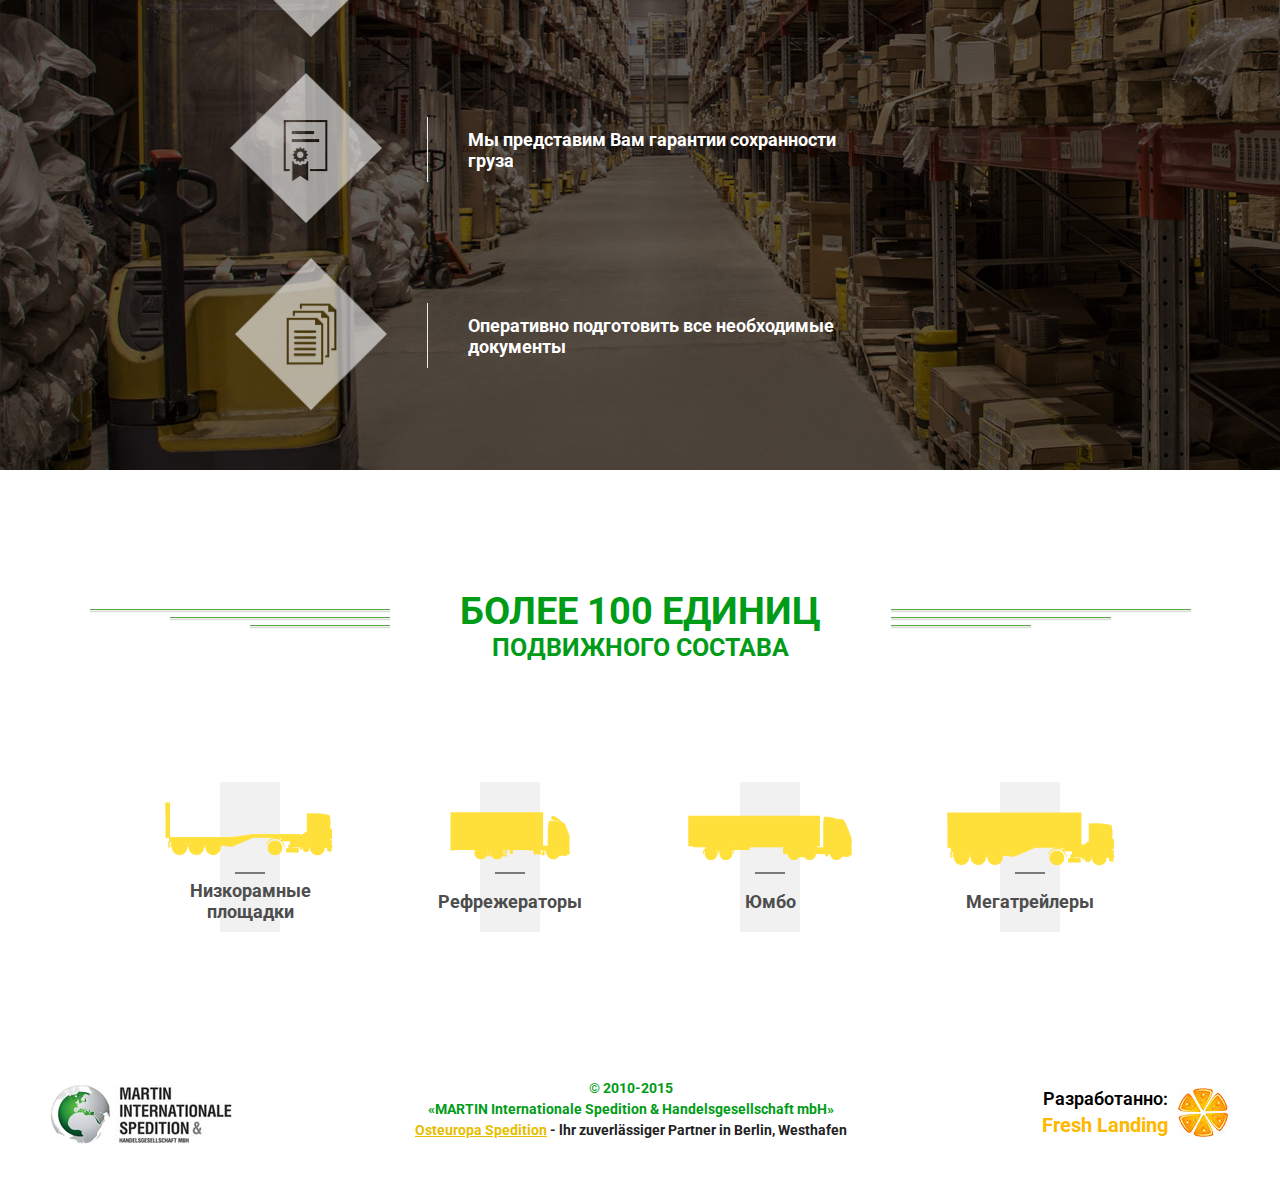
<file: Homework10/html/index.html>
<!DOCTYPE html>
<html lang="ru">
<head>
	<meta charset="UTF-8">
	<title>Martin internationale spedition</title>
	<link rel="stylesheet" href="styles/style.css">
	<link href="https://fonts.googleapis.com/css2?family=Roboto:wght@100&display=swap" rel="stylesheet">
	<meta name="viewport" content="width=device-width">
</head>
<body>

		<header class="head_foot">
			<div class="head_foot_div">
				<img src="img/flogo.jpg" alt="logo" class=" head_logo head_foot__logo">
			</div>
			<nav class="menu">
				<a href="" class="menu__link">АКЦИЯ</a>
				<a href="" class="menu__link">О НАС</a>
				<a href="" class="menu__link">ГЕОГРАФИЯ ПЕРЕВОЗОК</a>
				<a href="" class="menu__link">РАСЧИТАТЬ СТОИМОСТЬ</a>
			</nav>
			<div class="phone">
				<div class="phone__call">
					<img src="img/tel.png" alt="phone ico" class="phone__ico">
					+49 (0) 30 3980 97-10
				</div>
				<div class="phone__call call">
					ЗАКАЗАТЬ ЗВОНОК
					<img src="img/arr-1.png" alt="next ico" class="phone__ico">
				</div>
			</div>
			<div class="green"></div>
		</header>

		<div class="container">

			<div class="why">
				<div class="heading heading_why lines lines_why" >
					<span class="heading__span">ПОЧЕМУ МЫ?</span>
				</div>

				<div class="list_why">
					<div class="points_why transport">
						<div class="points_why__left left_one">
							более <span class="points_why__number">100</span>
						</div>
						<div class="points_why__right right_one">
							более 100 единиц подвижного состава
						</div>
					</div>
					<div class="points_why experience">
						<div class="points_why__left left_two">
							<span class="points_why__number">10</span> лет
						</div>
						<div class="points_why__right right_two">
							10 лет практического опыта
						</div>
					</div>
					<div class="points_why responsibility">
						<div class="points_why__left left_three">
							<span class="points_why__text">ответсвенность</span>
						</div>
						<div class="points_why__right right_three">
							доставим ваш груз в целости и сохранности
						</div>
					</div>
					<div class="points_why efficiency">
						<div class="points_why__left left_four">
							<span class="points_why__text">оперативность</span>
						</div>
						<div class="points_why__right right_four">
							мы умеем соблюдать сроки
						</div>
					</div>
				</div>
			</div>

			<div class="us">

				<div class="heading heading_us">
					<div class="heading_div lines">
						<span class="heading__span">ОБРАЩАЯСЬ К НАМ,</span> <span class="heading__span heading_us__span">ВЫ ВСЕГДА МОЖЕТЕ РАСЧИТЫВАТЬ</span>
					</div>
				</div>

				<div class="list_us">
					<div class="points_us">
						<div class="list_us__ico">
							<img src="img/us1.png" alt="us1" class="list_us__img">
						</div>
						<div class="list_us__text">
							<p class="list_us__par">
								Мы расчитааем	стоимость, подберем для Вас оптимальные
								условия доставки Вашего груза в течении 20 минут
							</p>
						</div>
					</div>
					<div class="points_us">
						<div class="list_us__ico">
							<img src="img/us2.png" alt="us2" class="list_us__img">
						</div>
						<div class="list_us__text">
							<p class="list_us__par">
								Вы всегда можете получить оперативную информацию о нахождении своего груза
							</p>
						</div>
					</div>
					<div class="points_us">
						<div class="list_us__ico">
							<img src="img/us3.png" alt="us3" class="list_us__img us_img_three">
						</div>
						<div class="list_us__text">
							<p class="list_us__par">
								Мы представим Вам гарантии сохранности груза
							</p>
						</div>
					</div>
					<div class="points_us">
						<div class="list_us__ico">
							<img src="img/us4.png" alt="us4" class="list_us__img">
						</div>
						<div class="list_us__text">
							<p class="list_us__par">
								Оперативно подготовить все необходимые документы
							</p>
						</div>
					</div>
				</div>
			</div>

			<div class="types">

				<div class="heading heading_types">
					<div class="heading_div div_types lines">
						<span class="heading__span heading_types__span">БОЛЕЕ 100 ЕДИНИЦ</span> <span class="heading__span heading_types__span heading_types__span_two">ПОДВИЖНОГО СОСТАВА</span>
					</div>
				</div>

				<div class="types_blocks">
					<div class="types_block types_block-1">
						<p class="types_block__text">Низкорамные площадки</p>
					</div>
					<div class="types_block types_block-2">
						<p class="types_block__text margin-btm">Рефрежераторы</p>
					</div>
					<div class="types_block types_block-3">
						<p class="types_block__text margin-btm">Юмбо</p>
					</div>
					<div class="types_block types_block-4">
						<p class="types_block__text margin-btm">Мегатрейлеры</p>
					</div>
				</div>
			</div>

			<footer class="head_foot">
				<div class="head_foot_div">
					<img src="img/flogo.jpg" alt="logo" class="foot_logo head_foot__logo">
				</div>
				<div class="footer_text">
					<p class="footer_text__copyright">© 2010-2015</p>
					<p class="footer_text__copyright">«MARTIN Internationale Spedition & Handelsgesellschaft mbH»</p>
					<p class="footer_text__par">
						<a href="" class="footer_text__link">Osteuropa Spedition</a>
						- lhr zuverlässiger Partner in Berlin, Westhafen
					</p>
				</div>
				<div class="fresh_landing">
					<div class="fresh_landing__texts">
						<p class="fresh_landing__par fresh_landing__text">Разработанно:</p>
						<span class="fresh_landing__span fresh_landing__text">Fresh Landing</span>
					</div>
					<img src="img/fresh.jpg" alt="fresh landing logo" class="fresh_landing__logo">
				</div>
			</footer>
		</div>
</body>
</html>
</file>
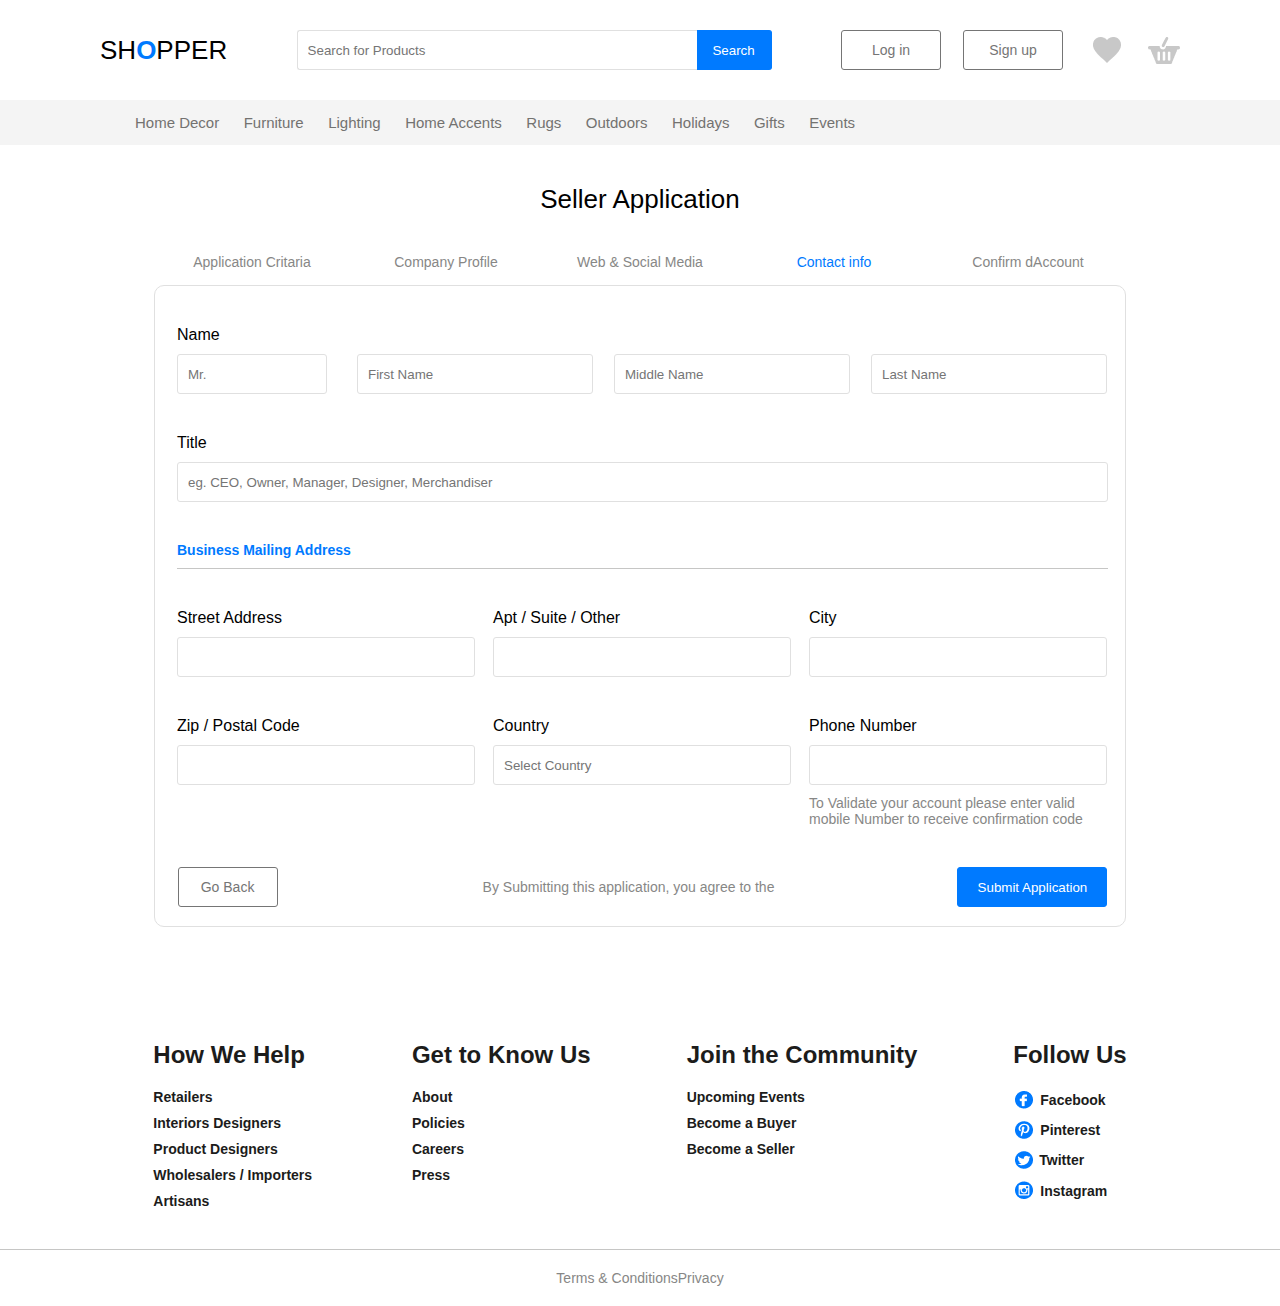
<file: Homework11/html/index.html>
<!DOCTYPE html>
<html lang="ru">
<head>
	<meta charset="UTF-8">
	<title>Shopper</title>
	<link rel="stylesheet" href="styles/style.css">
	<link href="https://fonts.googleapis.com/css2?family=Roboto:wght@100&display=swap" rel="stylesheet">
</head>
<body>
	<header>
		<div class="header_top header_block flex_center">
			<div class="logo">SH<span class="logo__span">O</span>PPER</div>
			<form action="" class="form-header">
				<div class="flex_center search">
					<input type="text" class="input_button input_text search__input" placeholder="Search for Products"><button class="input_button blue_button search__button">Search</button>
				</div>
				<div class="flex_center authorizathion">
					<button class="input_button white_button authorizathion_log">Log in</button>
					<button class="input_button white_button authorizathion_sign">Sign up</button>
				</div>
			</form>
			<div class="flex_center icons">
				<img src="img/shortlist icon.png" alt="shortlist" class="icons__img shortlist_img">
				<img src="img/Cart icon.png" alt="cart" class="icons__img cart_img">
			</div>
		</div>
		<nav class="flex_left header__menu menu">
				<div class="nav__div header_block">
					<a href="#" class="links header__link">Home Decor</a>
					<a href="#" class="links header__link">Furniture</a>
					<a href="#" class="links header__link">Lighting</a>
					<a href="#" class="links header__link">Home Accents</a>
					<a href="#" class="links header__link">Rugs</a>
					<a href="#" class="links header__link">Outdoors</a>
					<a href="#" class="links header__link">Holidays</a>
					<a href="#" class="links header__link">Gifts</a>
					<a href="#" class="links header__link">Events</a>
				</div>
		</nav>
	</header>
	<div class="container flex_center flex_column">
		<div class="box flex_center flex_column">
			<div class="box__header">Seller Application</div>
			<div class="box__menu flex_center menu">
				<a href="#" class="links font_grey box_link">Application Critaria</a>
				<a href="#" class="links font_grey box_link">Company Profile</a>
				<a href="#" class="links font_grey box_link">Web & Social Media</a>
				<a href="#" class="links font_grey box_link contact_link">Contact info<d/a>
				<a href="#" class="links font_grey box_link">Confirm dAccount</a>
			</div>
			<form action="">
				<div class="form__block block_fio flex_left">
					<div class="block_fio__name flex_top flex_column flex_left">
						<p class="block_fio__par input_par">Name</p>
						<input type="text" class="input_button input_text block_fio__mr" placeholder="Mr.">
					</div>
					<div class="block_fio__inputs flex_left">
						<input type="text" class="input_button block_fio__input block_fio__first" placeholder="First Name">
						<input type="text" class="input_button block_fio__input block_fio__Middle" placeholder="Middle Name">
						<input type="text" class="input_button block_fio__input block_fio__Last" placeholder="Last Name">
					</div>
				</div>

				<div class="form__block block_title">
					<p class="input_par">Title</p>
					<input type="text" class="input_button input_text block_title__input" placeholder="eg. CEO, Owner, Manager, Designer, Merchandiser">
				</div>

				<div class="form__block block_head_address">
					<p class="input_par block_head_address__par">Business Mailing Address</p>
					<div class="underline"></div>
				</div>

				<div class="form__block block_address_one flex_left">
					<div class="block_address_div block_address_street">
						<p class="input_par">Street Address</p>
						<input type="text" class="input_button input_address block_address_street__inp">
					</div>

					<div class="block_address_div block_address_apt block_addres_middle">
						<p class="input_par">Apt / Suite / Other</p>
						<input type="text" class="input_button input_address block_address_apt__inp">
					</div>

					<div class="block_address_div block_address_city">
						<p class="input_par">City</p>
						<input type="text" class="input_button input_address block_address_city__inp">
					</div>
				</div>

				<div class="form__block block_address_two flex_top flex_left">
					<div class="block_address_div block_address_zip">
						<p class="input_par">Zip / Postal Code</p>
						<input type="text" class="input_button input_address block_address_zip__inp">
					</div>

					<div class="block_address_div block_address_country block_addres_middle">
						<p class="input_par">Country</p>
						<input type="text" class="input_button input_address block_address_country__inp" placeholder="Select Country">
					</div>

					<div class="block_address_div block_address_phone">
						<p class="input_par">Phone Number</p>
						<input type="text" class="input_button input_address block_address_phone__inp">
						<p class="block_address_phone_text font_grey">
							To Validate your account please enter valid mobile Number to receive confirmation code
						</p>
					</div>
				</div>

				<div class="form__block block_footer flex_center">
					<button class="input_button white_button block_footer__button">Go Back</button>
					<p class="block_footer__text font_grey">By Submitting this application, you agree to the </p>
					<button class="input_button blue_button block_footer__submit">Submit Application</button>
				</div>
			</form>
		</div>

		<footer>
			<div class="footer__columns flex_center flex_top">
				<div class="footer_column flex_left flex_top flex_column">
					<p class="footer_column__par">How We Help</p>
					<a href="#" class="links footer_column__link">Retailers </a>
					<a href="#" class="links footer_column__link">Interiors Designers </a>
					<a href="#" class="links footer_column__link">Product Designers </a>
					<a href="#" class="links footer_column__link">Wholesalers / Importers </a>
					<a href="#" class="links footer_column__link">Artisans</a>
				</div>

				<div class="footer_column flex_left flex_top flex_column">
					<p class="footer_column__par">Get to Know Us</p>
					<a href="#" class="links footer_column__link">About </a>
					<a href="#" class="links footer_column__link">Policies </a>
					<a href="#" class="links footer_column__link">Careers </a>
					<a href="#" class="links footer_column__link">Press</a>
				</div>

				<div class="footer_column flex_left flex_top flex_column">
					<p class="footer_column__par">Join the Community</p>
					<a href="#" class="links footer_column__link">Upcoming Events </a>
					<a href="#" class="links footer_column__link">Become a Buyer </a>
					<a href="#" class="links footer_column__link">Become a Seller</a>
				</div>

				<div class="footer_column flex_left flex_top flex_column">
					<p class="footer_column__par">Follow Us</p>
					<div class="communities flex_center">
						<img src="img/fb_icon.png" alt="Facebook" class="communites__img">
						<a href="https://www.facebook.com/" class="links link_communites footer_column__link">Facebook</a>
					</div>

					<div class="communities flex_center">
						<img src="img/pntr_icon.png" alt="Pinterest " class="communites__img">
						<a href="https://www.pinterest.ru/" class="links link_communites footer_column__link">Pinterest </a>
					</div>

					<div class="communities flex_center">
						<img src="img/twt_icon.png" alt="Twitter " class="communites__img">
						<a href="https://twitter.com/explore" class="links link_communites footer_column__link">Twitter </a>
					</div>

					<div class="communities flex_center">
						<img src="img/insta_icon.png" alt="Instagram" class="communites__img">
						<a href="https://www.instagram.com/" class="links link_communites footer_column__link">Instagram</a>
					</div>
				</div>
			</div>
			<div class="underline footer__underline"></div>
			<div class="footer_text flex_center">
				<span class="footer__span font_grey">Terms & Conditions</span>
				<span class="footer__span font_grey">Privacy</span>
			</div>
		</footer>
	</div>
</body>
</html>
</file>
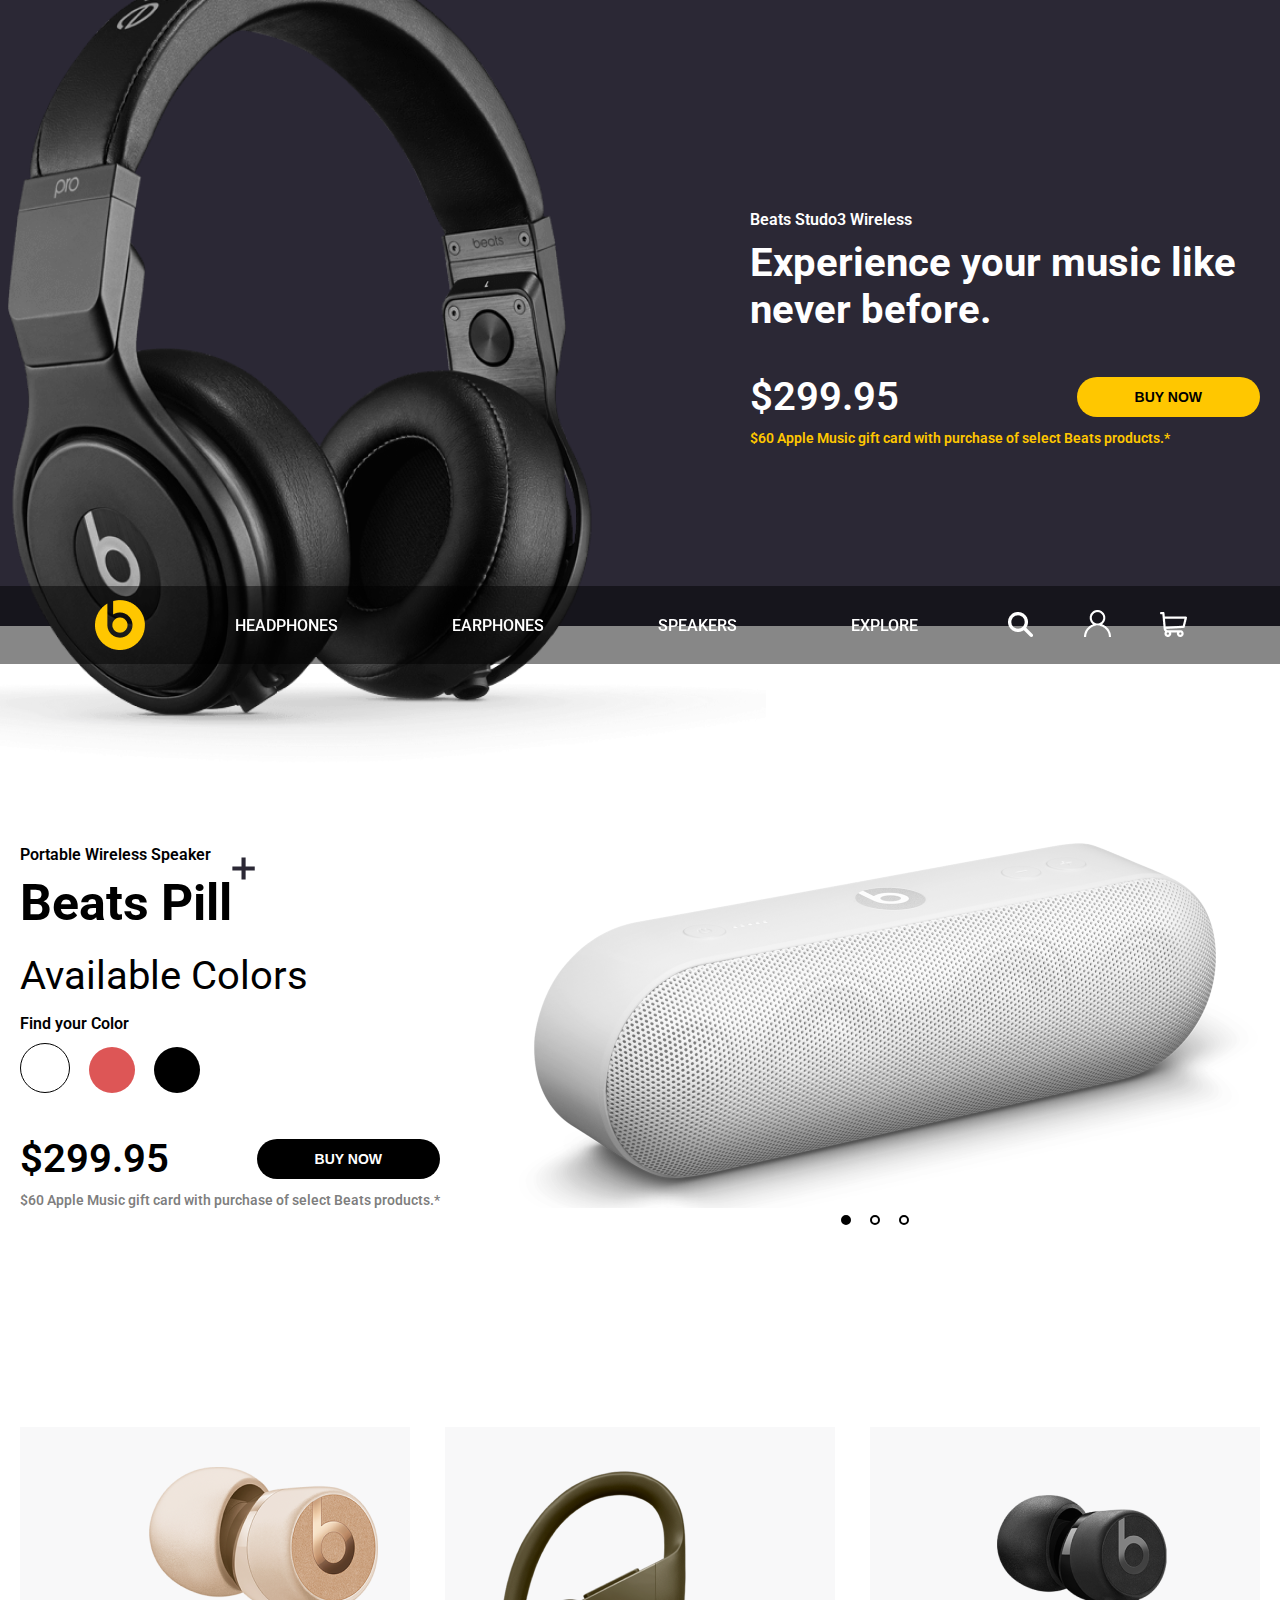
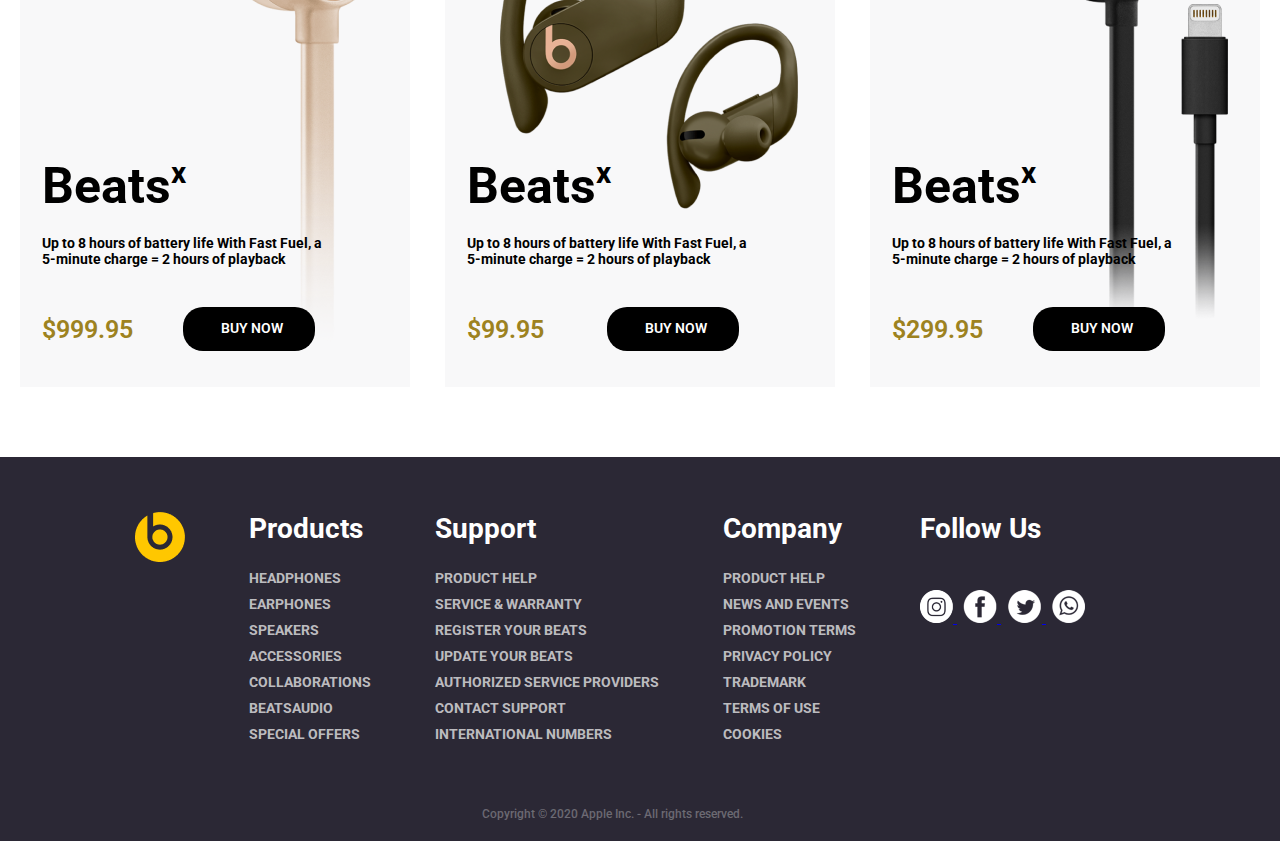
<file: Homework12/html/index.html>
<!DOCTYPE html>
<html lang="ru">
<head>
	<meta charset="UTF-8">
	<title>Beeline - beats</title>
	<link rel="stylesheet" href="styles/main.css">
	<link rel="stylesheet" href="styles/nav.css">
	<link rel="stylesheet" href="styles/content.css">
	<link href="https://fonts.googleapis.com/css2?family=Roboto:wght@100&display=swap" rel="stylesheet">
</head>
<body>
	<div class="container">
		<nav class="nav">
			<div class="logo">
				<img src="img/logo.png" alt="logo" class="logo__img">
			</div>

			<div class="menu">
				<a href="#" class="menu-link link">HEADPHONES</a>
				<a href="#" class="menu-link link">EARPHONES</a>
				<a href="#" class="menu-link link">SPEAKERS</a>
				<a href="#" class="menu-link link">EXPLORE</a>
			</div>

			<div class="nav-buttons">
				<a href="#" class="nav-ico link">
					<img src="img/search.png" alt="search" class="nav-ico__img">
				</a>
				<a href="#" class="nav-ico link">
					<img src="img/user.png" alt="user" class="nav-ico__img">
				</a>
				<a href="#" class="nav-ico link">
					<img src="img/cart.png" alt="cart" class="nav-ico__img">
				</a>
			</div>
		</nav>

		<div class="headphones">
			<div class="wrapper">
				<div class="headphones-img">
					<img src="img/Bitmap.png" alt="headphones - Beats" class="bitmap">
				</div>

				<div class="info">
					<div class="sub-title">Beats Studo3 Wireless</div>
					<div class="title">Experience your music like never before.</div>

					<div class="price-box">
						<div class="price">$299.95</div>
						<button class="by-button">Buy now</button>
					</div>

					<div class="extra-text">$60 Apple Music gift card with purchase of select Beats products.*</div>
				</div>
			</div>
		</div>

		<div class="speakers">
			<div class="wrapper wrapper-speaker">
				<div class="info-speakers">
					<div class="sub-title sub-title-speaker">Portable Wireless Speaker</div>
					<div class="name speaker-name">Beats Pill<img src="img/plus.png" alt="plus" class="plus"></div>
					<div class="title title-speaker">Available Colors</div>

					<div class="color">
						<div class="sub-title sub-title-speaker sub-title-color">Find your Color</div>
						<div class="colors">
							<button class="color-button white-button" autofocus></button>
							<button class="color-button red-button"></button>
							<button class="color-button black-button"></button>
						</div>
					</div>

					<div class="price-box">
						<div class="price price-speaker">$299.95</div>
						<button class="by-button by-button-speaker">Buy now</button>
					</div>

					<div class="extra-text extra-text-speaker">$60 Apple Music gift card with purchase of select Beats products.*</div>
				</div>

				<div class="speakers-img">
					<img src="img/Bitmap (1).png" alt="speakers - Beats" class="bit-speaker">
					<div class="speaker-img-pages">
						<button class="pages-button page-one"></button>
						<button class="pages-button"></button>
						<button class="pages-button"></button>
					</div>
				</div>
			</div>
		</div>

		<div class="earphones">
			<div class="wrapper wrapper-earphones">

				<div class="earphones-box">
					<div class="earphones-img earphones-img__one">
						<div class="info-earphones">
							<div class="name earphones-name">Beats<span class="earphones-name__x">x</span></div>
							<div class="title title-earphones">Up to 8 hours of battery life With Fast Fuel, a 5-minute charge = 2 hours of playback</div>
							<div class="price-box price-box-earphones">
								<div class="price price-earphones">$999.95</div>
								<div class="by-button by-button-earphones">Buy now</div>
							</div>
						</div>
					</div>
				</div>

				<div class="earphones-box">
					<div class="earphones-img earphones-img__two">
						<div class="info-earphones">
							<div class="name earphones-name">Beats<span class="earphones-name__x">x</span></div>
							<div class="title title-earphones">Up to 8 hours of battery life With Fast Fuel, a 5-minute charge = 2 hours of playback</div>
							<div class="price-box price-box-earphones">
								<div class="price price-earphones">$99.95</div>
								<div class="by-button by-button-earphones">Buy now</div>
							</div>
						</div>
					</div>
				</div>

				<div class="earphones-box">
					<div class="earphones-img earphones-img__three">
						<div class="info-earphones">
							<div class="name earphones-name">Beats<span class="earphones-name__x">x</span></div>
							<div class="title title-earphones">Up to 8 hours of battery life With Fast Fuel, a 5-minute charge = 2 hours of playback</div>
							<div class="price-box price-box-earphones">
								<div class="price price-earphones">$299.95</div>
								<div class="by-button by-button-earphones">Buy now</div>
							</div>
						</div>
					</div>
				</div>
			</div>
		</div>

		<footer class="footer">
			<div class="footer-box">
				<div class="footer-content">
					<div class="footer-logo">
						<img src="img/logo.png" alt="" class="footer-logo__img">
					</div>
					<div class="footer-links">
						<p class="footer-links__par">Products</p>
						<a href="#" class="footer-links__link">HEADPHONES</a>
						<a href="#" class="footer-links__link">EARPHONES</a>
						<a href="#" class="footer-links__link">SPEAKERS</a>
						<a href="#" class="footer-links__link">ACCESSORIES</a>
						<a href="#" class="footer-links__link">COLLABORATIONS</a>
						<a href="#" class="footer-links__link">BEATSAUDIO</a>
						<a href="#" class="footer-links__link">SPECIAL OFFERS</a>
					</div>

					<div class="footer-links">
						<p class="footer-links__par">Support</p>
						<a href="#" class="footer-links__link">PRODUCT HELP</a>
						<a href="#" class="footer-links__link">SERVICE & WARRANTY</a>
						<a href="#" class="footer-links__link">REGISTER YOUR BEATS</a>
						<a href="#" class="footer-links__link">UPDATE YOUR BEATS</a>
						<a href="#" class="footer-links__link">AUTHORIZED SERVICE PROVIDERS</a>
						<a href="#" class="footer-links__link">CONTACT SUPPORT</a>
						<a href="#" class="footer-links__link">INTERNATIONAL NUMBERS</a>
					</div>

					<div class="footer-links">
						<p class="footer-links__par">Company</p>
						<a href="#" class="footer-links__link">PRODUCT HELP</a>
						<a href="#" class="footer-links__link">NEWS AND EVENTS</a>
						<a href="#" class="footer-links__link">PROMOTION TERMS</a>
						<a href="#" class="footer-links__link">PRIVACY POLICY</a>
						<a href="#" class="footer-links__link">TRADEMARK</a>
						<a href="#" class="footer-links__link">TERMS OF USE</a>
						<a href="#" class="footer-links__link">COOKIES</a>
					</div>

					<div class="footer-links">
						<p class="footer-links__par">Follow Us</p>
						<div class="footer-community">
							<a href="https://www.instagram.com/" class="community">
								<img src="img/inst.png" alt="instagram" class="community__img instagram">
							</a>
							<a href="https://www.facebook.com/" class="community">
								<img src="img/facebook.png" alt="facebook" class="community__img facebook">
							</a>
							<a href="https://twitter.com/explore" class="community">
								<img src="img/twitter.png" alt="twitter" class="community__img twitter">
							</a>
							<a href="https://www.whatsapp.com/" class="community">
								<img src="img/watsapp.png" alt="watsapp" class="community__img watsapp">
							</a>
						</div>
					</div>
				</div>
				<div class="footer-copyright">
					Copyright © 2020 Apple Inc. - All rights reserved.
				</div>
			</div>
		</footer>
	</div>
</body>
</html>
</file>
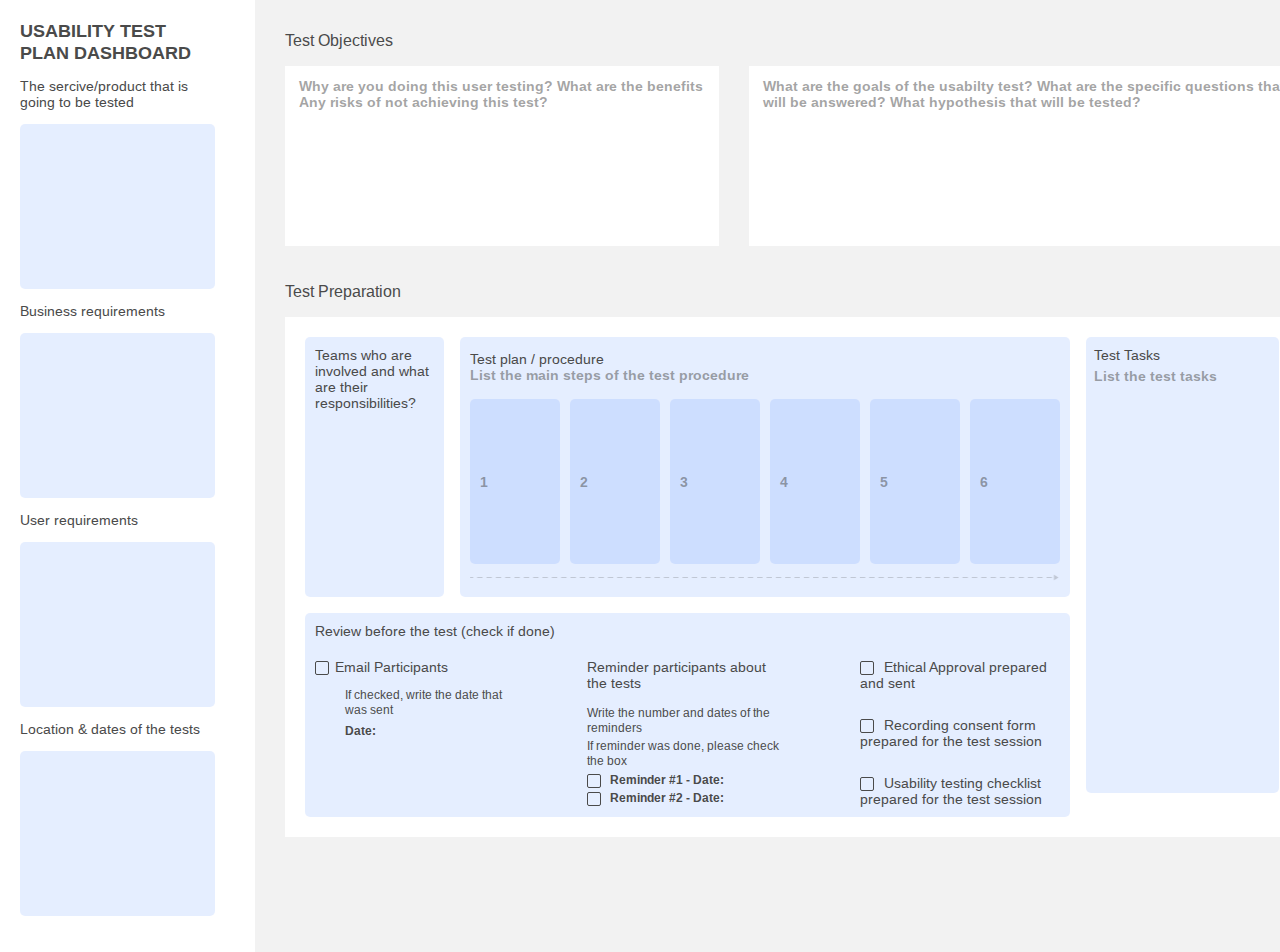
<file: Homework13/html/index.html>
<!DOCTYPE html>
<html lang="ru">
<head>
	<meta charset="UTF-8">
	<title>Homework13</title>
	<link rel="stylesheet" href="Styles/main.css">
	<link rel="stylesheet" href="Styles/sidebar.css">
	<link rel="stylesheet" href="Styles/content.css">
	<link href="https://fonts.googleapis.com/css2?family=Arimo&display=swap" rel="stylesheet">
</head>
<body>
	<div class="container">
		<div class="sidebar">
			<div class="text sidebar__heading">
				Usability test plan Dashboard
			</div>

			<div class="sidebar-box">
				<p class="text sidebar-box__par">
					The sercive/product that is going to be tested
				</p>
				<div class="sidebar-box__container background-transparent"></div>
			</div>

			<div class="sidebar-box">
				<p class="text sidebar-box__par">
					Business requirements
				</p>
				<div class="sidebar-box__container background-transparent"></div>
			</div>

			<div class="sidebar-box">
				<p class="text sidebar-box__par">
					User requirements
				</p>
				<div class="sidebar-box__container background-transparent"></div>
			</div>

			<div class="sidebar-box">
				<p class="text sidebar-box__par">
					Location & dates of the tests
				</p>
				<div class="sidebar-box__container background-transparent"></div>
			</div>
		</div>

		<div class="content flex-column">
			<div class="content-head flex-column">
				<p class="text content__heading">Test Objectives</p>
				<div class="content-head__container flex-row">
					<div class="text-transparent content-head__content">
						Why are you doing this user testing? What are the benefits Any risks of not achieving this test?
					</div>
					<div class="text-transparent content-head__content">
						What are the goals of the usabilty test? What are the specific questions that will be answered? What hypothesis that will be tested?
					</div>
				</div>
			</div>

			<div class="content-body flex-column">
				<p class="text content__heading">Test Preparation</p>
				<div class="content-body__container flex-row">
					<div class="content-body-left flex-column">
						<div class="content-body-left__top flex-row">
							<div class="content-body-left__teams text background-transparent">
								Teams who are involved and what are their responsibilities?
							</div>

							<div class="content-body-left__procedure background-transparent">
								<div class="content-body-left__headText text flex-column">
									Test plan / procedure
									<span class="content-body-left__span  text-transparent ">
										List the main steps of the test procedure
									</span>
								</div>
								<div class="content-body-left__blocks flex-row ">
									<div class="content-body-left__block text-transparent background-transparent">1</div>
									<div class="content-body-left__block text-transparent background-transparent">2</div>
									<div class="content-body-left__block text-transparent background-transparent">3</div>
									<div class="content-body-left__block text-transparent background-transparent">4</div>
									<div class="content-body-left__block text-transparent background-transparent">5</div>
									<div class="content-body-left__block text-transparent background-transparent">6</div>
								</div>
								<div class="line">
									<img src="img/Line 3.png" alt="Line" class="line__img">
								</div>
							</div>
						</div>
						<div class="content-body-left__bottom flex-column background-transparent">
							<div class="content-body-left__heading text">
								Review before the test (check if done)
							</div>

							<div class="content-body-left__review flex-space-between flex-row">
								<div class="content-body-left__reviewBox flex-column">
									<div class="check-email flex-row align-center">
									  <input type="checkbox" id="email" class="check">
									  <label for="email" class="text lbl-check">Email Participants</label>
									</div>
									<div class="reviewBox__text">
										<p class="reviewBox__par text">
											If checked, write the date that was sent
										</p>
										<span class="reviewBox__span text-bold text">
											Date:
										</span>
									</div>
								</div>

								<div class="content-body-left__reviewBox flex-column">
									<p class="reviewBox__heading margin-top text">
										Reminder participants about the tests
									</p>
									<p class="reviewBox__par margin-top text">
										Write the number and dates of the reminders
									</p>
									<p class="reviewBox__par margin-top text">
										If  reminder was done, please check the box
									</p>
									<div class="check-reminder flex-row align-center">
									  <input type="checkbox" id="reminder__one" class="check">
									  <label for="reminder__one" class="text text-bold lbl-check">
									  	Reminder #1  -  Date:
									  </label>
									</div>
									<div class="check-reminder flex-row align-center">
									  <input type="checkbox" id="reminder__two" class="check">
									  <label for="reminder__two" class="text text-bold lbl-check">
									  	Reminder #2  -  Date:
									  </label>
									</div>
								</div>

								<div class="content-body-left__reviewBox flex-column flex-space-between">
									<div class="check-approval flex-row align-top">
									  <input type="checkbox" id="approval" class="check">
									  <label for="approval" class="text lbl-check">
									  	Ethical Approval prepared and sent
									  </label>
									</div>
									<div class="check-recording flex-row align-top">
									  <input type="checkbox" id="recording" class="check">
									  <label for="recording" class="text lbl-check">
									  	Recording consent form prepared for the test session
									  </label>
									</div>
									<div class="check-usability flex-row align-top">
									  <input type="checkbox" id="usability" class="check">
									  <label for="usability" class="text lbl-check">
									  	Usability testing checklist prepared for the test session
									  </label>
									</div>
								</div>
							</div>
						</div>
					</div>
					<div class="content-body-right flex-column background-transparent text">
						Test Tasks
						<span class="text-transparent">
							List the test tasks
						</span>
					</div>
				</div>
			</div>
		</div>
	</div>
</body>
</html>
</file>
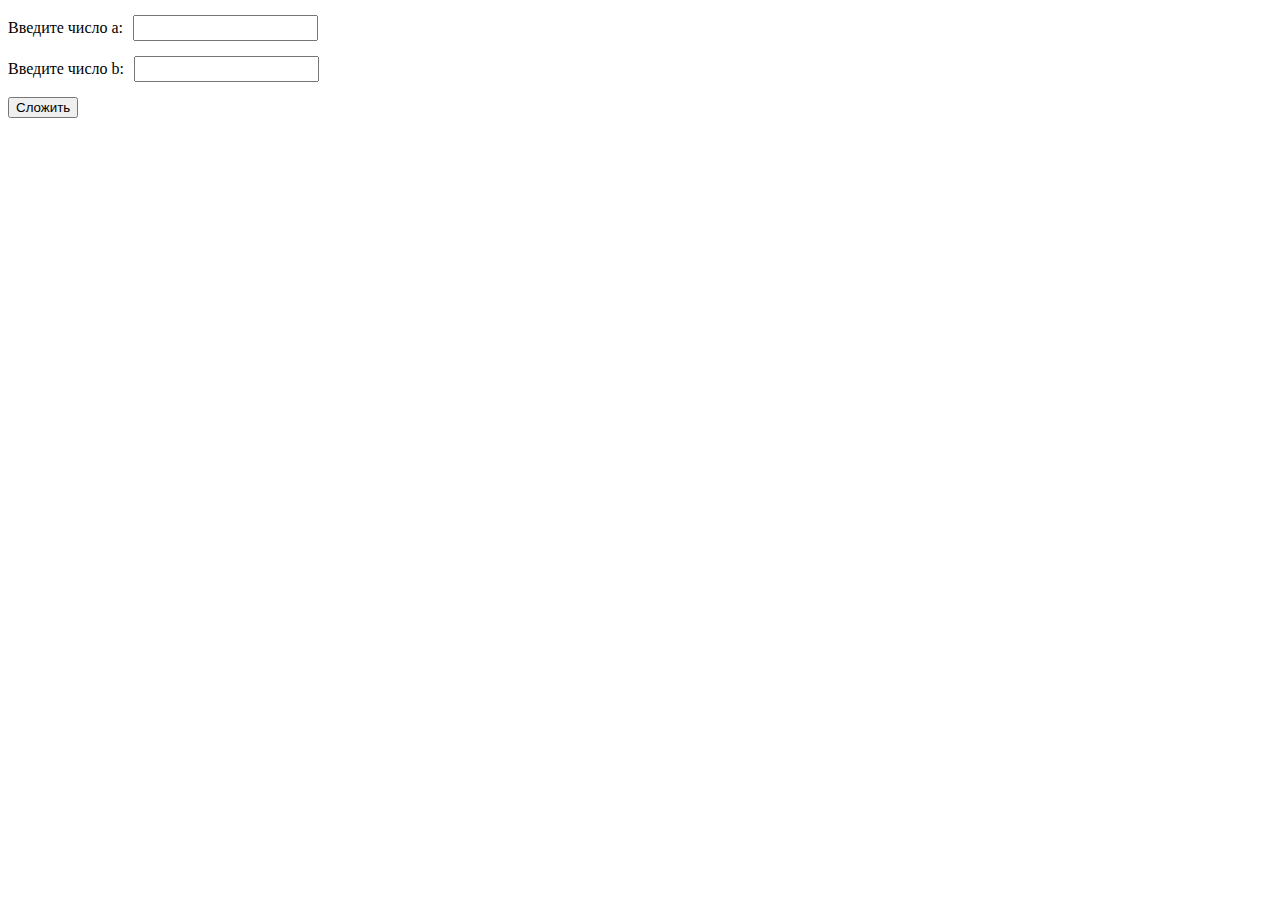
<file: Homework19/hw-2/index.html>
<!DOCTYPE html>
<html lang="en">
<head>
    <meta charset="UTF-8">
    <meta name="viewport" content="width=device-width, initial-scale=1.0">
    <title>BeeInterns</title>
    <style>
        .form-row {
            display: flex;
            align-items: center;
            margin: 15px 0;
        }

        .styled-input {
            margin-left: 10px;
            height: 20px;
        }
    </style>
</head>
<body>
    <form action="#" method="GET">
        <div class="form-row">
            <label for="numberA">Введите число а: </label>
            <input class="styled-input" name="numberA" id="numberA" type="number" minlength="1" required>
        </div>
        <div class="form-row">
            <label for="numberB">Введите число b: </label>
            <input class="styled-input" name="numberB" id="numberB" type="number" minlength="1" required>
        </div>
        <button type="submit">Сложить</button>
    </form>

    <script src="./hw.js"></script>
    <script src="./script.js"></script>
</body>
</html>
</file>
<file: Homework14/styles/style.css>
body {
	margin: 0;
	padding: 0;

	font-family: 'Roboto', sans-serif;
	overflow-y: scroll;
}
.container {
	max-width: 650px;

	margin: 0 auto;
	padding-bottom: 100px;
}
h1 {
	font-weight: bold;
	font-size: 35px;

	margin: 60px 0 30px 10px;
}
.tab {
	position: relative;
	max-width: inherit;

	border: 1px solid rgba(0, 0, 0, 0.09);
}
.tab::after /*как я понял в данной ситуации нет разницы after или before*/ {
	content: "";

	width: 2px;

	position: absolute;
	left:-15px;
	right:0;
	top:0;
	bottom:0;

	margin-top: 10px;
	margin-bottom: 10px;

	background: #0179FF;
}
/*Мне не очень нравится конструкция ниже,
но я не понял, как пог другому убрать отступ снизу у
бордера(after) при развертывании, наверняка,
что - то упустил */
.content::after {
	content: "";

	width: 2px;
	margin-top: 46px;

	position: absolute;
	left:-15px;
	right:0;
	top:0;
	bottom:0;

	background: #0179FF;
}
.content {
	padding: 20px 40px 20px 20px;
}
.tab-check {
	display: none;
	margin-left: 0;
}
.tab-lbl {
	background: #F5F5F5;
	border: 1px solid #E8E8E8;

	font-weight: normal;
	font-size: 13px;

	max-width: 100%;
	box-sizing: border-box;

	padding: 15px 20px;
	display: block;
	cursor: pointer;

	position: relative;
}
.tab-lbl::before {
	content: "";

	display: inline-block;
	width: 6px;
	height: 6px;

	border: 1px solid transparent;
	border-left-color: rgba(0, 0, 0, 0.65);;
	border-bottom-color: rgba(0, 0, 0, 0.65);;

	margin-right: 9px;

	transform: rotate(-135deg);
}
.tab:first-of-type, .tab:first-of-type > .tab-lbl {
	border-radius: 5px 5px 0 0;
	border-bottom: 1px;
}
.tab{
	border: 1px solid rgba(0, 0, 0, 0.09);
	box-shadow: 0px 2px 8px rgba(0, 0, 0, 0.1);
}
.tab:last-of-type, .tab:last-of-type > .tab-lbl {
	border-radius: 0 0 5px 5px;
	border-top: 1px;
}
.tab-check:checked + .tab-lbl::before {
	content: "";

	transform: rotate(-45deg);
}
.tab-check:not(:checked) ~ .content {
	display: none;
}
.tab-check:not(:checked) + .tab-lbl {
	min-width: inherit;
}
.content > h3 {
	font-weight: bold;
	font-size: 15px;
	line-height: 20px;

	color: #5D5D5D;
}
.content > img {
	display: block;
	max-width: 100%;
	margin: 30px auto;
}
.content > p {
	font-weight: normal;
	font-size: 13px;
	line-height: 20px;

	color: #5D5D5D;
}
.content a {
	color: #007AFF;
	font-size: inherit;
}

@media (max-width:690px) {
	.container {
		max-width: 520px;
	}
	h1 {
		font-size: 24px;
	}
}
@media (max-width:560px) {
	.container {
		max-width: 420px;
	}
	h1 {
		font-size: 22px;
	}
}
@media (max-width:470px) {
	.container {
		max-width: 320px;
	}
	h1 {
		font-size: 20px;
	}
}
@media (max-width:360px) {
	.container {
		max-width: 280px;
	}
	h1 {
		font-size: 20px;
	}
}
</file>
<file: Homework20/style.css>
body {
  margin: 0;
  padding: 50px 0 90px;
  color: #282828;
  background-color: #f9f9f9;
}

.form {
  margin: 0 auto;
  padding: 15px 20px;
  display: block;
  max-width: 600px;
  background-color: #fff;
  box-shadow: 0 0 20px rgba(0, 0, 0, .25);
  border-radius: 10px;
}

.heading {
  text-align: center;
  font-family: "Times New Roman", serif;
}

.labelForSearch {
  margin-bottom: 10px;
  display: block;
}

.fieldset {
  padding: 15px 10px;
  margin-bottom: 20px;
  border: 1px solid #193996;
  border-radius: 15px;
}

.legend {
  padding: 5px;
  background-color: #193996;
  color: white;
  border-radius: 10px;
}

.inputContainer {
  margin-bottom: 15px;
}

.label {
  display: inline-block;
  width: 140px;
}

.inputField {
  width: 170px;
  padding-bottom: 2px;
  border: none;
  border-bottom: 1px solid #787878;
  background-color: transparent;
  outline: none;
  font: 13px/1.4 "Times New Roman", serif;
}

.textarea {
  padding: 10px 15px;
  height: 100px;
  width: 350px;

  font: 17px/1.4 "Times New Roman", serif;
  border: 1px solid #c7c7c7;
  border-radius: 3px;
  background: #fff;
  outline-color: #193996;
  resize: none;
}

.btn {
  margin-right: 30px;
  padding: 10px;
  height: 50px;
  width: 120px;

  text-align: center;
  font: 17px/1.4 "Times New Roman", serif;
  font-weight: bold;
  cursor: pointer;
  color: #fff;
  border-radius: 10px;
  border-style: solid;
  border-width: 4px;
  outline: none;

  transition: transform .18s ease-in-out;
}

.btn:hover {
  transform: translate(0px, -10px);
}

.btn.submit {
  background-color: #4eafc9;
  border-color: #2a89a2;
}

.btn.reset {
  background-color: #dd567e;
  border-color: #c93964;
}

.btn.submit:active {
  background-color: #2a89a2;
  border-color: #1d6f85;
}

.btn.reset:active {
  background-color: #c93964;
  border-color: #ac254d;
}

.radioBtn {
  appearance: none;
  -webkit-appearance: none;

  position: relative;
  top: 6px;
  margin-right: 7px;
  margin-left: 10px;

  border-radius: 50%;
  width: 15px;
  height: 15px;

  border: 2px solid #193996;

  outline-style: none;
}

.radioBtn:checked {
  border: 4px solid #193996;
  background-color: #ffeb3b;
}

.radioBtn:focus {
  box-shadow: 0 0 0 0.2em rgba(25, 57, 150, .5);
}
</file>
<file: Homework24/style.css>
body {
	font-family: 'Abel', sans-serif;
}

.content {
	display: flex;
	justify-content: center;
	align-items: center;
	flex-direction: column;

	height: 100vh;
}

fieldset {
	border-radius: 10px;
}

legend {
	font-size: 18px;
}

.range-box {
	min-width: 260px;

	font-size: 20px;
	font-weight: bold;

	display: flex;
	align-items: center;
	justify-content: space-between;
}

.range {
	margin: 30px 0;
	-webkit-appearance: none;
	outline: none;
}

.range::-webkit-slider-thumb {
  -webkit-appearance: none;
  border: 1px solid #000000;
  height: 30px;
  width: 30px;
  border-radius: 50%;
  background: #ffffff;
  cursor: pointer;
  margin-top: -11px; /* Вам нужно указать значение для поля в Chrome, но в Firefox и IE это происходит автоматически */
  box-shadow: 1px 1px 1px #000000, 0px 0px 1px #0d0d0d; /* Добавляем классные эффекты для слайдера! */
}

.range::-webkit-slider-runnable-track {
  width: 200px;
  height: 10px;
  cursor: pointer;
  box-shadow: 1px 1px 1px #000000, 0px 0px 1px #0d0d0d;
  border-radius: 3px;
  border: 0.2px solid #010101;
}

.range__red {
	background-color: #FF0000;
}

.range__green {
	background-color: #00FF00;
}

.range__blue {
	background-color: #0000FF;
}
</file>
<file: Homework29/style.css>
body {
    font-family: 'Abel', sans-serif;
}
.content {
    display: flex;
    align-items: center;
    justify-content: space-around;

    max-height: 100vh;
    padding: 30px;
}
.fieldset {
    border-radius: 10px;
    padding: 20px;
}
.form__box {
    min-width: 350px;
    margin: 20px 0;

    display: flex;
    align-items: center;
    justify-content: space-between;
}
.text {
    font-size: 18px;
}
input[type="text"] {
    border-radius: 15px;
    border: 1px solid #000;

    outline: none;
    padding: 5px 15px;
}
.form__gender {
    width: 255px;

    display: flex;
    justify-content: space-around;
}
.button__box {
    justify-content: space-around;
}
.form__info {
    margin: 10px 0;
}
.form__Btn {
    padding: 10px 30px;

    border-radius: 10px;
    border: 3px solid #fff;
    background-color: #3c58e4;
    outline: none;

    font-size: 20px;
    font-family: Abel, sans-serif;

    color: #fff;

    cursor: pointer;
}
.form__Btn:hover {
    border-color: #3c58e4;
}
.form__check, .form__checkLbl {
    cursor: pointer;
}

.form__check {
    display: none;
    margin-left: 0;
}
.form__checkLbl::before {
    content: "";

    display: inline-block;
    width: 12px;
    height: 12px;


    border: 1px solid #4A4A4A;
    border-radius: 2px;

    vertical-align: middle;
    margin-right: 6px;
    margin-bottom: 3px;
}
.form__check:checked + .form__checkLbl::before {
    content: "";
    background-image: url(check-blue.png);
    background-size: 100%;
}
</file>
<file: html/styles/main.css>
body {
	margin: 0;
	padding: 0;

	font-family: Roboto, sans-serif;
}
.link {
	text-decoration: none;
}
</file>
<file: html/styles/nav.css>
.nav {
	position: fixed;

	padding: 14px 95px;
	box-sizing: border-box;

	width: 100%;
	display: flex;
	align-items: center;
	justify-content: space-between;
	z-index: 1;

	background-color: rgba(0, 0, 0, 0.47)
}
.logo {
	width: 50px;
	height: 50px;
	display: inline-block;
}
.logo__img {
	width: 100%;
	height: auto;
}
.menu-link {
	margin-right: 110px;
	font-weight: 500;
	color: #fff;
}
.menu-link:hover {
	font-weight: 600;
}
.menu-link:last-child {
	margin-right: 0;
}
.nav-ico {
	margin-right:  47px;

	width: 25px;
	height: 25px;
	display: inline-block;
}
.nav-ico:last-child {
	margin-right: 0;
}
</file>
<file: html/styles/content.css>
/*-----------------headphones----------------*/
.headphones {
	background-color: #2B2835;
}
.wrapper {
	position: relative;

	display: flex;
	align-items: center;
	justify-content: flex-end;

	max-width: 1240px;
	margin: 0 auto;
}
.headphones-img {
	position: absolute;
	top: 0;
	left: -110px;
}
.info {
	margin: 210px 0 180px;
	width: 100%;
	max-width: 510px;
}
.sub-title, .title, .price {
	color: #fff;
	font-size: 40px;
	font-weight: 600;
}
.sub-title {
	font-size: 16px;
	margin-bottom: 10px;
}
.title {
	font-weight: bold;
}
.by-button {
	padding: 12px 58px;

	border-radius: 20px;
	border: none;
	outline: none;
	cursor: pointer;

	font-size: 14px;
	font-weight: 600;
	color: #000;
	text-transform: uppercase;

	background-color: #FFC700;
}
.by-button:hover {
	border: 1px solid #FFC700;
}
.price-box {
	display: flex;
	flex-direction: row;
	align-items: center;
	justify-content: space-between;

	margin: 40px 0 10px;
}
.extra-text {
	font-weight: 600;
	font-size: 14px;
	color: #FFC700;
}


/*-----------------speakers----------------*/
.speakers {
	padding: 200px 0;
}
.wrapper-speaker {
	justify-content: space-between;
}
.sub-title-speaker, .title-speaker, .price-speaker {
	color: #000;
}
.name {
	font-size: 50px;
	font-weight: bold;

	margin-bottom: 20px;
}
.extra-text-speaker {
	color: rgba(0, 0, 0, 0.52);
}
.title-speaker {
	font-weight: normal;
}
.plus {
	position: relative;
	top:-40px;
}
.sub-title-color {
	margin-top: 15px;
}
.white-button {
	background-color: #fff;
}
.red-button {
	background-color: #DD5656;
}
.black-button {
	background-color: #000;
}
.color-button {
	-webkit-appearance: none;

	border-radius: 50%;
	width: 46px;
	height: 46px;

	border: 1px double #999;
	transition: 0.2s all linear;
	outline: none;
	margin: 0 15px 0 0;

	cursor: pointer;
}
.color-button:checked {
 	border: 2px double black;

 	width: 50px;
	height: 50px;
}
.by-button-speaker {
	background-color: #000;
	color: #fff;
}
.by-button:hover {
	border: 1px solid #000;
}
.pages-button {
	-webkit-appearance: none;

	border-radius: 50%;
	width: 10px;
	height: 10px;
	border: 2px solid #000;

	transition: 0.2s all linear;
	outline: none;
	margin: 0 15px 0 0;

	cursor: pointer;
}
.pages-button:checked {
	background: #000;
}
.speakers-img {
	display: flex;
	flex-direction: column;
	justify-content: center;
	align-items: center;
}


/*-----------------earphones----------------*/
.wrapper-earphones {
	justify-content: space-between;
	margin-bottom: 70px;
}
.earphones-box {
	width: 390px;
	box-sizing: border-box;

	display: inline-flex;
	flex-direction: column;
	align-items: flex-start;

	background: #F8F8F9;
}
.earphones-img__one {
	background-image: url(../img/earphones1.png);
	background-repeat: no-repeat;
	background-position: 80%;
}
.earphones-img__two {
	background-image: url(../img/earphones2.png);
	background-repeat: no-repeat;
	background-position: 60% 0%;
}
.earphones-img__three {
	background-image: url(../img/earphones3.png);
	background-repeat: no-repeat;
	background-position: 80%;
}
.earphones-name__x {
	font-size: 30px;

	position: relative;
	top: -20px;
}
.title-earphones {
	font-size: 14px;
	color: #000;
}
.info-earphones {
	margin: 330px 80px 45px 22px;
}
.price-earphones {
	color: #9D8220;
	font-size: 25px;
}
.by-button-earphones {
	background-color: #000;
	color: #fff;
	padding: 11px 30px 13px 36px;
}


/*-----------------footer----------------*/
.footer {
	background: #2B2835;
	padding:55px 190px 20px 135px;
}
.footer-content {
	display: flex;
	flex-direction: row;
	justify-content: space-between;
}
.footer-copyright {
	display: flex;
	justify-content: center;
	align-items: center;

	font-size: 12px;
	font-weight: 500;
	color: rgba(255, 255, 255, 0.31);

	margin-top: 60px;
}
.footer-links {
	display: flex;
	flex-direction: column;
}
.footer-links__link {
	margin: 5px 0;
}
.footer-links__link:hover {
	color: #fff;
}
.footer-links__par {
	font-size: 28px;
	font-weight: bold;
	color: #fff;

	margin: 0 0 20px 0;
}
.footer-links__link {
	font-size: 14px;
	font-weight: bold;
	color: rgba(255, 255, 255, 0.7);

	text-decoration: none;
}
.community {
	margin-right: 5px;
}
.footer-community {
	margin-top: 25px;
}
</file>
<file: HTML/style.css>
.container {
	max-width: 900px;
	margin:0px auto;
	/*padding:0px 200px;*/
}
img {
	max-width: 100%;
}
h1 {
	text-align: center;
}
table {
	width: 100%;
}
.text {
	font-size: 17px;0
}
td {
	padding: 10px;
	border-bottom: solid 1px;
	border-color: rgba(171, 171, 171, 0.3);
}
</file>
<file: Test_HTML/style.css>
*{
	margin: 0;
	padding: 0;
}
body{
	font-family: 'Abel', sans-serif;
}
header{
	width: 100%;
	height: 89px;
	background: #fff;
	display: flex;
}
main{
	width: 100%;
}
.header_logo{
	margin-left: 50px;
	margin-top: 17px;
	margin-bottom: 17px;
	margin-right: 30%;
	width: 55px;
	height: 55px;
	border-radius: 50%;
	background-color: #D8D8D8;
}
.banner{
	height: 450px;
	background-color: #D8D8D8;
}
.page{
	margin-left: 40px;
	margin-top: 29px;
	margin-bottom: 29px;
	width: 154px;
	height: 31px;
	background-color: #D8D8D8;
}
.restangle{
	margin-top: 80px;
	width: 380px;
	height: 244px;
	background-color: #D8D8D8;
	align-content: top;

}
.article{
	flex-direction: row;
	align-items: stretch;
	width: 380px;
	height: 502px;
	margin-left: 20px;
	margin-right: 20px;
}
.art{
	height: 667px;
	background-color: #fff;
	display: flex;
	padding: 0 3%;
}
.p_ban_head{

	font-size: 60px;
	
}
.p_ban{
	font-size: 36px;
}
.banner{
	padding-top: 120px;
	padding-left: 130px;
}
button{
	width: 283px;
	height: 60px;
	font-family: 'Abel', sans-serif;
	font-size: 26px;
}
.btn{
	margin-top: 29px;
}
.w_btn{
	background-color: #fff;
}
.b_btn{
	background-color: #000;
	color: #fff;
}
.article header{
	margin-top: 30px;
	margin-bottom: 10px;
	height: 38px;
	font-size: 30px;
}
.article p{
	font-size: 18px;
	margin-bottom:  40px;
}
.article a{
	font-size: 18px;
	color: 	#787878;
	text-decoration: none;
}
.sign_up{
	width: 100%;
	height: 395px;
	background-color: #D8D8D8;
	text-align: center;
}
.sign_up p{
	font-size: 35px;
}
.email{
	width: 412px;
	height: 60px;
	font-size: 26px;
	text-align: center;
	font-family: 'Abel', sans-serif;
	margin-right: 0px;

}
.btn_em{
	margin-left: 0px;
	width: 283px;
	height: 64px;
	background-color: #000;
	color: #fff;
	font-size: 26px;
	font-family: 'Abel', sans-serif;
	border-width: 1;
}
.otpr{
	display: flex;
	justify-content: center;
	margin-top: 30px;
}
.sign_div{
	padding: 129px;
}
.art2{
	width: 100%;
	height: 1578px;
	background-color: #fff;

}
.restangle2{
	
	width: 588px;
	height: 386px;
	background-color: #D8D8D8;
	align-content: top;
	margin-right: 60px;
}
.restangle2_r{
	
	width: 588px;
	height: 386px;
	background-color: #D8D8D8;
	align-content: top;
	margin-left: 60px;
}
.article2{
	display: flex;
	flex-direction: row;
	margin-top: 80px;
	margin-left: 124px;
	margin-right: 125px;

}
.art_cont_l{
	width: 603px;
	height: 386px;
	text-align: right;
	display: flex;
	align-items: center;
}
.art_cont_r{
	width: 603px;
	height: 386px;
	text-align: left;
	display: flex;
	align-items: center;
}
.art_cont_r p span{
	font-size: 30px;
}
.art_cont_l p span{
	font-size: 30px;
}
.art_cont_l p{
	font-size: 18px;
}
.art_cont_r p{
	font-size: 18px;
}
.b_btn2 {
	background-color: #000;
	color: #fff;
}
.btn2 {
	display: flex;
	margin-top: 95px;
	justify-content: center;
}
.footer{
	width: 100%;
	height: 415px;
	background-color: #D8D8D8;
	justify-content: center;
}
.foot_logo{
	width: 55px;
	height: 55px;
	border-radius: 50%;
	background-color: #fff;
	margin-top: 97px;
}
.foot_page{
	width: 154px;
	height: 31px;
	background-color: #fff;
	margin: 30px 40px;
}
.foot_pages{
	display: flex;
	flex-direction: row;
	justify-content: center;
}
.foot_logo_center{
	display: flex;
	justify-content: center;
}
.line{
	background-color: #fff;
	width: 996px;
	height: 2px;
	border: 1px;
}
.div_line{
	display: flex;
	justify-content: center;
}
.soc_net{
	display: flex;
	flex-direction: row;
	justify-content: center;
	
}
.soc{
	width: 20px;
	height: 20px;
	background-color: #d8d8d8;
	margin: 25px 25px;
	padding-top: 25px;
}
.instagram, .facebook, .twitter, .linkedin{
	filter: brightness(0);
}
.facebook{
	width: 20px;
	height: 20px;
}
</file>
<file: Test_JS/Styles/styles.css>
body {
	margin: 0;
	padding: 0;

	background: #282828;
	font-family: 'Abel', sans-serif;
}
.content {
	max-width: 700px;
	margin: 0 auto;
}
.header {
	margin: 50px 0 40px 0;

	color: #fff;
	font-weight: bold;
	font-size: 58px;
}


.window-chat {
	border: 1px solid #EDEDED;
	/*height: 400px;*/
	height: 700px;

	border-radius: 37.5px;
	margin-bottom: 80px;
	padding: 50px;

	display: flex;
	justify-content: flex-end;
	align-items: flex-start;
	flex-direction: column;

	overflow: hidden;

}
.send-message {
	width: 100%;
	margin-top:10px;

	display: flex;
	justify-content: center;
	align-items: center;

	box-sizing: border-box;
}
.send-message__input {
	padding: 15px;

	border: none;
	outline: none;

	font-size: 20px;
	font-family: 'Abel', sans-serif;

	background: #F3F3F3;
}
.send-message__text {
	flex-grow: 1;

	padding-left: 25px;
	border-radius: 32px 0 0 32px;
}
.send-message__button {
	width: 8%;

	border-radius: 0 32px 32px 0;

	background-image: url("../IMG/Arrow-grey.svg");
	background-repeat: no-repeat;
	background-position: left;
}
.send-message__text:valid + .send-message__button {
   background-image: url(../IMG/Arrow-yellow.svg);
   cursor: pointer;
}


.messages {
	padding: 0;
}
.message {
	padding: 0;
	margin-bottom: 30px;

	display: flex;
	flex-direction: row;
	align-items: flex-start;

	list-style-type: none;
}
.text-message {
	border-radius: 35px;

	padding: 15px;
	padding-left: 25px;
	margin-left: 20px;

	display: inline-block;
	flex-shrink: 1;

	min-width: 100px;
	/*max-width: 50%;*/
	min-height: 70px;
	box-sizing: border-box;

	font-size: 16px;
	line-height: 36px;
}
.text-message__bot {
	background-color: #F1F0F0;
}
.text-message__user {
	background-color: #F9C35B;
}


.write-msg {
	position: relative;
}
.write-msg i {
	position: absolute;
	width: 5px;
	height: 5px;
	left: 25px;
	bottom: 2px;
	border-radius: 50%;
	background: #F9C35B;
	animation: move 3s infinite;
	animation-timing-function: steps(10,end);
	transition: .2s;
}
i:nth-child(2) {
	animation-delay:1s;
	left: 35px;
}
i:nth-child(3) {
	animation-delay:2s;
	left: 45px;
}
.write-msg__img {
	position: absolute;
	left: 60px;
	bottom: 2px;
}
@keyframes move {
  from {
    left: 25px;
    bottom: 2px;
  }
  to {
    left: 55px;
    bottom: 2px;
  }
}
</file>
<file: Test_JS/Styles/adaptiv.css>
@media (max-width:768px) {
	.content {
		max-width: 500px;
	}
	.header {
		font-size: 48px;
		margin: 40px 0 30px 0;
	}
	.window-chat {
		margin-bottom: 50px;
		padding: 40px;
	}
	.send-message__input {
		padding: 10px;
		font-size: 18px;
	}
	.send-message__text {
		padding-left: 20px;
	}
	.send-message__button {
		width: 12%;
		background-size: 70%;
	}
	.message {
		margin-bottom: 25px;
	}
	.text-message {
		padding: 10px;
		padding-left: 20px;
		margin-left: 15px;

		font-size: 14px;
	}
	.message > img {
		width: 60px;
		height: 60px;
	}
}

@media (max-width:568px) {
	.content {
		max-width: 300px;
	}
	.header {
		font-size: 28px;
		margin: 30px 0 20px 0;
	}
	.window-chat {
		margin-bottom: 30px;
		padding: 30px;
	}
	.send-message__input {
		padding: 8px;
		font-size: 14px;
	}
	.send-message__text {
		padding-left: 16px;
	}
	.send-message__button {
		width: 14%;
	}
	.message {
		margin-bottom: 20px;
	}
	.text-message {
		padding: 5px;
		padding-left: 15px;
		margin-left: 10px;

		font-size: 12px;
	}
	.message > img {
		width: 50px;
		height: 50px;
	}
	.weather-box {
		max-width: 140px;
		margin: 5px;
	}
}
</file>
<file: Homework10/html/styles/style.css>
@import url('header.css');
@import url('why.css');
@import url('us.css');
@import url('types.css');
@import url('footer.css');

*{
	padding: 0;
	margin: 0;
}
body {
	font-family: 'Roboto', sans-serif;
}
</file>
<file: Homework11/html/styles/style.css>
* {
	padding: 0;
	margin: 0;
}
body {
	font-family: Lato, sans-serif;
}
.links {
	text-decoration: none;
	color: #737270;
}
.links:hover {
	color: #007AFF;
}
input {
	cursor: text;
	padding-left: 10px;
}
input:focus {
	border:1px solid #007AFF;
}
button {
	cursor: pointer;
}
.flex_center {
	display: flex;
	justify-content: center;
	align-items: center;
	flex-direction: row;
}
.flex_left {
	display: flex;
	justify-content: flex-start;
	align-items: center;
	flex-direction: row;
}
.flex_column {
	flex-direction: column;
}
.flex_top {
	align-items: flex-start;
}
.input_button {
	height: 40px;
	border-radius: 3px;
	border: 1px solid #E0E0E0;
	box-sizing: border-box;
}
.blue_button {
	border-color: #007AFF;
	color: #fff;
	background-color: #007AFF;
}
.white_button {
	width: 100px;
	border: 1px solid #757575;
	background-color: #fff;
	font-weight: normal;
   font-size: 14px;
   color: #757575;
}
.font_grey {
	color: #878786;
	font-size: 14px;
	font-weight: normal;
}


/*------------header-----------*/
.header_top {
	max-width: 1080px;
	margin: 0 auto;
	padding: 30px 81px;
	height: 40px;
}
.logo {
	font-size: 26px;
	font-weight: normal;
	color: #000;
	justify-content: flex-start;
}
.logo__span {
	color: #007AFF;
	font-weight: 600;
}
.form-header {
	display: flex;

	height: 40px;
	border: none;
}
.search {
	width: 475px;
	margin:0 auto;
}
.search__input {
	border-radius: 3px 0 0  3px;
	border-right: none;
	width: 400px;
}
.search__button {
	border-radius: 0 3px 3px 0;
	border-left: none;
	width: 75px;
}
.authorizathion {
	width: 222px;
}
.authorizathion_log {
	margin-right: 22px;
}
.icons {
	width: 91px;
	margin-left: 30px;
}
.cart_img {
	margin-left: 27px;
}
.icons__img {
	cursor: pointer;
}
.header__menu {
	background: #F4F4F4;
	height: 45px;
	padding: 0 135px;
}
.header__link {
	margin: 0 20px 0 0;
	font-size: 15px;
}
.nav__div {
	max-width: 1080px;
}


/*------------box------------*/
.box {
	width: 970px;
}
.box__header {
	font-size: 26px;
	font-weight: normal;
	margin:39px 0;
}
.box__menu {
	color: #878786;
	font-weight: normal;
	font-size: 14px;
	width: 100%;
	text-align: center;
	margin-bottom: 15px;
}
.box_link {
	width: 200px;
}
.contact_link {
	color: #007AFF;
}

form {
	width: 100%;
	height: 640px;
	border-radius: 10px;
	border: 1px solid #E0E0E0;
}

.form__block {
	margin: 40px 22px ;

}
.block_fio__name {
	margin-right: 30px;
}
.input_par {
	margin-bottom:10px;
}
.block_fio__mr {
	width: 150px;
}
.block_fio__inputs {
	height: 68px;
	align-items: flex-end;
}
.block_fio__input {
	width: 236px;
}
.block_fio__Middle {
	margin: 0 21px;
}
.block_title__input {
	width: 931px;
}
.underline {
	background-color: #C6C6C5;
	width: 931px;
	height: 1px;
}
.block_head_address__par {
	color: #007AFF;
	font-size: 14px;
	font-weight: 600;
}
.input_address {
	width: 298px;
}
.block_addres_middle {
	margin: 0 18px;
}
.block_address_phone__inp {
	margin-bottom: 10px;
}
.block_footer {
	width: 931px;
}
.block_footer__text {
	margin: 0 183px 0 205px;
}
.block_footer__submit {
	width: 150px;
}


/*----------footer-----------*/
.footer__columns {
	padding:114px 0 20px 0;
}
.footer_column {
margin: 0 48px;
}
.footer_column__par {
	font-weight: 600;
	font-size: 24px;
	color: #1C1C1B;
	margin-bottom: 10px;
}
.footer_column__link {
	font-weight: 600;
	font-size: 14px;
	color: #1C1C1B;
	margin-top: 10px;
}
.communities {
	margin-top: 10px;
}
.link_communites {
	margin: 0 0 0 5px;
}
.footer__underline {
	width: 1281px;
	margin: 20px 0;
}
.footer_text {
	font-weight: 600;
	margin-bottom: 20px;
}
</file>
<file: Homework12/html/styles/main.css>
body {
	margin: 0;
	padding: 0;

	font-family: Roboto, sans-serif;
}
.link {
	text-decoration: none;
}
</file>
<file: Homework12/html/styles/nav.css>
.nav {
	position: fixed;

	padding: 14px 95px;
	box-sizing: border-box;

	width: 100%;
	display: flex;
	align-items: center;
	justify-content: space-between;
	z-index: 1;

	background-color: rgba(0, 0, 0, 0.47)
}
.logo {
	width: 50px;
	height: 50px;
	display: inline-block;
}
.logo__img {
	width: 100%;
	height: auto;
}
.menu-link {
	margin-right: 110px;
	font-weight: 500;
	color: #fff;
}
.menu-link:hover {
	font-weight: 600;
}
.menu-link:last-child {
	margin-right: 0;
}
.nav-ico {
	margin-right:  47px;

	width: 25px;
	height: 25px;
	display: inline-block;
}
.nav-ico:last-child {
	margin-right: 0;
}
</file>
<file: Homework12/html/styles/content.css>
/*-----------------headphones----------------*/
.headphones {
	background-color: #2B2835;
}
.wrapper {
	position: relative;

	display: flex;
	align-items: center;
	justify-content: flex-end;

	max-width: 1240px;
	margin: 0 auto;
}
.headphones-img {
	position: absolute;
	top: 0;
	left: -110px;
}
.info {
	margin: 210px 0 180px;
	width: 100%;
	max-width: 510px;
}
.sub-title, .title, .price {
	color: #fff;
	font-size: 40px;
	font-weight: 600;
}
.sub-title {
	font-size: 16px;
	margin-bottom: 10px;
}
.title {
	font-weight: bold;
}
.by-button {
	padding: 12px 58px;

	border-radius: 20px;
	border: none;
	outline: none;
	cursor: pointer;

	font-size: 14px;
	font-weight: 600;
	color: #000;
	text-transform: uppercase;

	background-color: #FFC700;
}
.by-button:hover {
	border: 1px solid #FFC700;
}
.price-box {
	display: flex;
	flex-direction: row;
	align-items: center;
	justify-content: space-between;

	margin: 40px 0 10px;
}
.extra-text {
	font-weight: 600;
	font-size: 14px;
	color: #FFC700;
}


/*-----------------speakers----------------*/
.speakers {
	padding: 200px 0;
}
.wrapper-speaker {
	justify-content: space-between;
}
.sub-title-speaker, .title-speaker, .price-speaker {
	color: #000;
}
.name {
	font-size: 50px;
	font-weight: bold;

	margin-bottom: 20px;
}
.extra-text-speaker {
	color: rgba(0, 0, 0, 0.52);
}
.title-speaker {
	font-weight: normal;
}
.plus {
	position: relative;
	top:-40px;
}
.sub-title-color {
	margin-top: 15px;
}
.colors {
	min-height: 52px;
}
.color-button {
	border-radius: 50%;
	width: 46px;
	height: 46px;

	border: 1px solid transparent;
	transition: 0.2s all linear;
	outline: none;
	margin: 0 15px 0 0;

	cursor: pointer;
}
.color-button:focus {
 	border: 1px solid #000;
 	width: 50px;
	height: 50px;
}
.white-button {
	background-color: #fff;
	border: 1px solid #000;
}
.red-button {
	background-color: #DD5656;
}
.black-button {
	background-color: #000;
}
.by-button-speaker {
	background-color: #000;
	color: #fff;
}
.by-button:hover {
	border: 1px solid #000;
}
.pages-button {
	border-radius: 50%;
	width: 10px;
	height: 10px;
	border: 2px solid #000;

	transition: 0.2s all linear;
	outline: none;
	margin: 0 15px 0 0;
	padding: 0;

	cursor: pointer;
	background: #fff;
}
.pages-button:focus, .page-one {
	background: #000;
}
.speakers-img {
	display: flex;
	flex-direction: column;
	justify-content: center;
	align-items: center;
}


/*-----------------earphones----------------*/
.wrapper-earphones {
	justify-content: space-between;
	margin-bottom: 70px;
}
.earphones-box {
	width: 390px;
	height: 560px;
	box-sizing: border-box;

	display: inline-flex;
	flex-direction: column;
	align-items: flex-start;

	background: #F8F8F9;
}
.earphones-img {
	background-repeat: no-repeat;
	background-position: 80%;
	/*background-size: contain;*/

	align-self: stretch;
	flex-grow: 1;
}
.earphones-img__one {
	background-image: url(../img/earphones1.png);
}
.earphones-img__two {
	background-image: url(../img/earphones2.png);
	background-position: 60% 0%;
}
.earphones-img__three {
	background-image: url(../img/earphones3.png);
}
.earphones-name__x {
	font-size: 30px;

	position: relative;
	top: -20px;
}
.title-earphones {
	font-size: 14px;
	color: #000;

	margin-right: 100px;
}
.info-earphones {
	position: relative;
	top: 330px;
	left: 22px;
	/*margin: 330px 80px 45px 22px;*/
}
.price-earphones {
	color: #9D8220;
	font-size: 25px;

	min-width: 90px;
}
.by-button-earphones {
	background-color: #000;
	color: #fff;
	border: 2px solid transparent;

	padding: 11px 30px 13px 36px;
	margin-left: 50px;
	/*position: relative;
	right: 150px;*/
}
.by-button-earphones:hover {
	border: 2px solid #FFC700;
}
.price-box-earphones{
	justify-content: flex-start;
}


/*-----------------footer----------------*/
.footer {
	background: #2B2835;
	padding:55px 190px 20px 135px;
}
.footer-content {
	display: flex;
	flex-direction: row;
	justify-content: space-between;
}
.footer-copyright {
	display: flex;
	justify-content: center;
	align-items: center;

	font-size: 12px;
	font-weight: 500;
	color: rgba(255, 255, 255, 0.31);

	margin-top: 60px;
}
.footer-links {
	display: flex;
	flex-direction: column;
}
.footer-links__link {
	margin: 5px 0;
}
.footer-links__link:hover {
	color: #fff;
}
.footer-links__par {
	font-size: 28px;
	font-weight: bold;
	color: #fff;

	margin: 0 0 20px 0;
}
.footer-links__link {
	font-size: 14px;
	font-weight: bold;
	color: rgba(255, 255, 255, 0.7);

	text-decoration: none;
}
.community {
	margin-right: 5px;
}
.footer-community {
	margin-top: 25px;
}
</file>
<file: Homework13/html/Styles/main.css>
body {
	margin: 0;
	padding: 0;

	font-family: 'Arimo', sans-serif;
}
.link {
	text-decoration: none;
}
.container {
	display: flex;
}
.text {
	font-size: 14px;
	color: #4A4A4A;
}
.background-transparent {
	background: rgba(0, 84, 254, 0.1);
	border-radius: 5px;
}
</file>
<file: Homework13/html/Styles/sidebar.css>
.sidebar {
	flex-basis: 260px;
	flex-grow: 0;
	justify-content: space-between;
	align-items: stretch;

	padding: 20px 40px 20px 20px;
	box-sizing: border-box;
}
.sidebar__heading {
	font-weight: bold;
	font-size: 18px;
	text-transform: uppercase;
}
.sidebar-box__par {
	font-weight: normal;
}
.sidebar-box__container {
	height: 165px;
	width: 195px;
}
</file>
<file: Homework13/html/Styles/content.css>
.flex-column {
	display: flex;
	flex-direction: column;
}
.flex-row {
	display: flex;
	flex-direction: row;
}
.flex-space-between {
	justify-content: space-between;
}
.text-transparent {
	font-weight: bold;
	font-size: 14px;
	color: rgba(74, 74, 74, 0.5);
}
.content {
	flex-shrink: 1;
	flex-grow: 1;

	padding: 15px 30px 115px 30px;
	background: #F2F2F2;
}
.content__heading {
	font-size: 16px;
}
.content-head {
	margin-bottom: 20px;
}
.content-head__content {
	max-width: 550px;
	min-height:180px;

	margin-right: 30px;
	padding: 12px 14px;
	box-sizing: border-box;

	background: #fff;
}
.content-head__content:last-child {
	margin-right: 0;
}
.content-body__container {
	background: #fff;
	padding: 20px;

	justify-content: flex-start;
}
.content-body-right {
	width: 195px;
	height: 440px;

	padding: 8px;
	margin-left: 16px;

	line-height: 1.5;
}
.content-body-left__teams {
	max-width: 195px;
	height: 240px;

	padding: 10px;
}
.content-body-left__blocks {
	margin-top: 16px;
}
.content-body-left__block {
	width: 90px;
	height: 165px;

	margin-right: 10px;
	padding: 0 10px;

	align-self: stretch;

	display: flex;
	align-items: center;

	box-sizing: border-box;
}
.content-body-left__block:last-child {
	margin-right: 0;
}
.content-body-left__procedure {
	padding: 14px 10px 7px;
	margin-left: 16px;
}
.line__img {
	max-width: 590px;

	margin-top: 10px;
}
.content-body-left__bottom {
	min-width: 100%;

	margin-top: 16px;
	padding: 10px;

	box-sizing: border-box;
}
.content-body-left__review {
	margin-top: 20px;
}
.content-body-left__reviewBox {
	max-width: 200px;
}
.reviewBox__par {
	font-size: 12px;
	margin-bottom: 3px;
}
.text-bold {
	font-weight: bold;
	font-size: 12px;
}
.reviewBox__text {
	margin-left: 30px;
}
.margin-top {
	margin-top: 0;
}
.align-center {
	align-items: center;
}
.align-top {
	align-items: flex-start;
}
.check {
	display: none;
	margin-left: 0;
}
.lbl-check::before {
	content: "";

	display: inline-block;
	width: 12px;
	height: 12px;


	border: 1px solid #4A4A4A;
	border-radius: 2px;

	vertical-align: middle;
	margin-right: 6px;
}
.check:checked + .lbl-check::before {
	content: "";
	background-image: url(../img/check-blue.png);
	background-size: 100%;
}
.check-reminder {
	line-height: 1.5;
}
</file>
